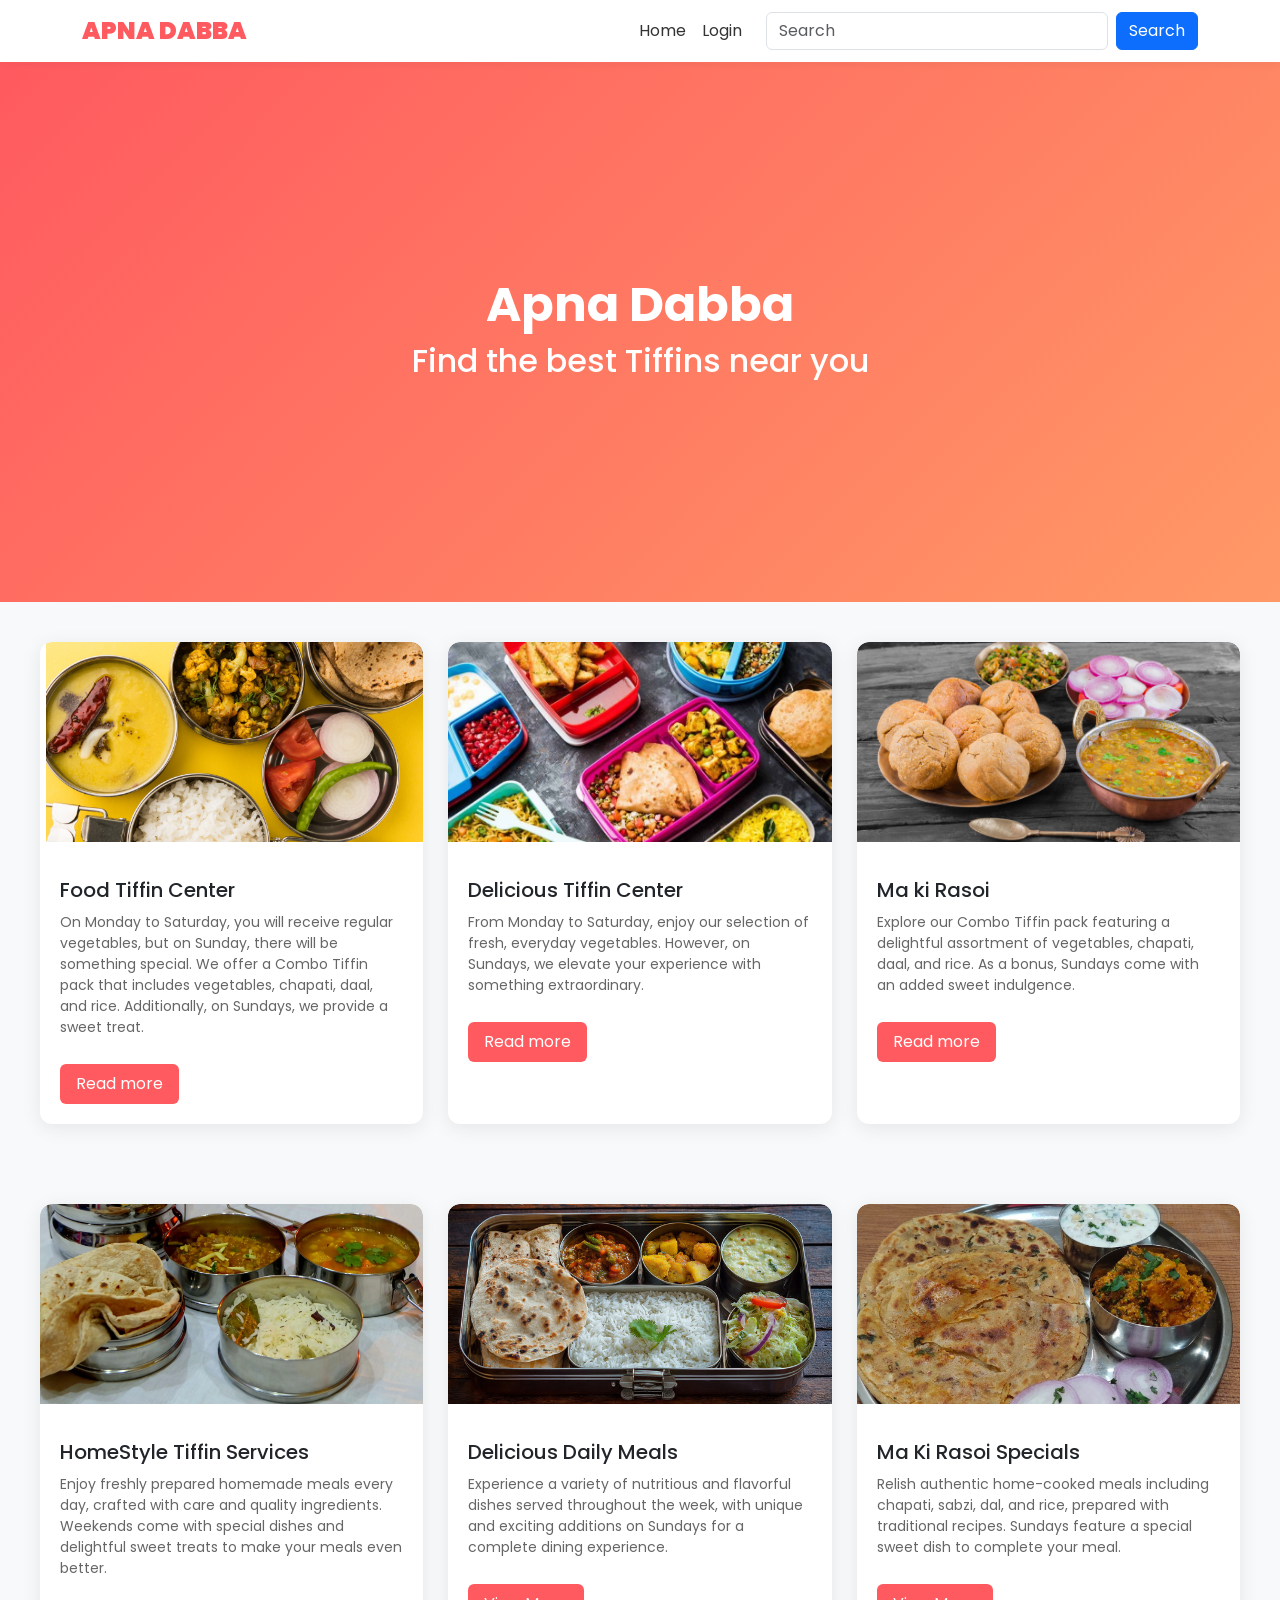
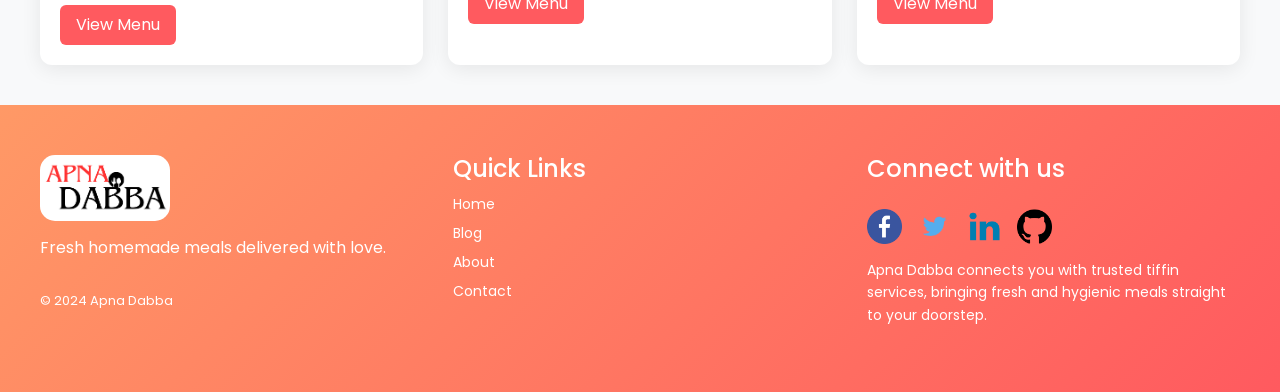
<file: index.html>
<!DOCTYPE html>
<html lang="en">
<head>
  <meta charset="UTF-8">
  <meta name="viewport" content="width=device-width, initial-scale=1.0">

  <!-- Bootstrap 5 -->
  <link href="https://cdn.jsdelivr.net/npm/bootstrap@5.3.0/dist/css/bootstrap.min.css" rel="stylesheet">

  <!-- Font -->
  <link href="https://fonts.googleapis.com/css2?family=Poppins:wght@300;500;700&display=swap" rel="stylesheet">

  <link rel="stylesheet" href="index.css">

  <title>Apna Dabba</title>
</head>

<body>

<!-- NAVBAR -->
<nav class="navbar navbar-expand-lg">
  <div class="container">
    <a class="navbar-brand" href="#">APNA DABBA</a>

    <button class="navbar-toggler" data-bs-toggle="collapse" data-bs-target="#nav">☰</button>

    <div class="collapse navbar-collapse" id="nav">
      <ul class="navbar-nav ms-auto">
        <li class="nav-item"><a class="nav-link active" href="index.html">Home</a></li>
        <li class="nav-item"><a class="nav-link" href="choose.html">Login</a></li>
      </ul>

      <form class="d-flex ms-3">
        <input class="form-control me-2" type="search" placeholder="Search">
        <button class="btn btn-primary">Search</button>
      </form>
    </div>
  </div>
</nav>

<!-- HERO -->
<section id="mainContent">
  <div id="mainHead">
    <h1 class="h1cont">Apna Dabba</h1>
    <h2>Find the best Tiffins near you</h2>
  </div>
</section>

<!-- TIFFIN CENTERS -->
<section class="articles">

  <!-- SAME ARTICLES (UNCHANGED CONTENT) -->
  <!-- Just UI improved -->

  <!-- Copy-paste continues exactly same -->
  
  <article>
    <div class="article-wrapper">
      <figure><img src="centerImg.png"></figure>
      <div class="article-body">
        <h2>Food Tiffin Center</h2>
        <p>On Monday to Saturday, you will receive regular vegetables, but on Sunday, there will be something special. We offer a Combo Tiffin pack that includes vegetables, chapati, daal, and rice. Additionally, on Sundays, we provide a sweet treat.</p>
        <a href="#" class="read-more">Read more</a>
      </div>
    </div>
  </article>

  <article>
    <div class="article-wrapper">
      <figure><img src="dabba4.jpg"></figure>
      <div class="article-body">
        <h2>Delicious Tiffin Center</h2>
        <p>From Monday to Saturday, enjoy our selection of fresh, everyday vegetables. However, on Sundays, we elevate your experience with something extraordinary.</p>
        <a href="#" class="read-more">Read more</a>
      </div>
    </div>
  </article>

  <article>
    <div class="article-wrapper">
      <figure><img src="home-3-tiffin.avif"></figure>
      <div class="article-body">
        <h2>Ma ki Rasoi</h2>
        <p>Explore our Combo Tiffin pack featuring a delightful assortment of vegetables, chapati, daal, and rice. As a bonus, Sundays come with an added sweet indulgence.</p>
        <a href="#" class="read-more">Read more</a>
      </div>
    </div>
  </article>

  <!-- KEEP REST SAME AS YOUR FILE -->

</section>

<!-- TIFFIN CENTERS :: Section-2 -->
<section class="articles">

  <article>
    <div class="article-wrapper">
      <figure><img src="home-4-tiffin.webp"></figure>
      <div class="article-body">
        <h2>HomeStyle Tiffin Services</h2>
        <p>Enjoy freshly prepared homemade meals every day, crafted with care and quality ingredients. Weekends come with special dishes and delightful sweet treats to make your meals even better.</p>
        <a href="#" class="read-more">View Menu</a>
      </div>
    </div>
  </article>

  <article>
    <div class="article-wrapper">
      <figure><img src="home-5-tiffin.jpg"></figure>
      <div class="article-body">
        <h2>Delicious Daily Meals</h2>
        <p>Experience a variety of nutritious and flavorful dishes served throughout the week, with unique and exciting additions on Sundays for a complete dining experience.</p>
        <a href="#" class="read-more">View Menu</a>
      </div>
    </div>
  </article>

  <article>
    <div class="article-wrapper">
      <figure><img src="home-6-tiffin.jpg"></figure>
      <div class="article-body">
        <h2>Ma Ki Rasoi Specials</h2>
        <p>Relish authentic home-cooked meals including chapati, sabzi, dal, and rice, prepared with traditional recipes. Sundays feature a special sweet dish to complete your meal.</p>
        <a href="#" class="read-more">View Menu</a>
      </div>
    </div>
  </article>

</section>

<!-- FOOTER (UNCHANGED CONTENT) -->
<footer class="footer">

  <div class="footer-container">

    <!-- COLUMN 1: Logo + Brand -->
    <div class="footer-col">
      <img src="APNA DABBA logo smal.png" class="footer-logo">

      <p class="footer-tagline">
        Fresh homemade meals delivered with love.
      </p>

      <p class="footer-copy">© 2024 Apna Dabba</p>
    </div>

    <!-- COLUMN 2: Navigation -->
    <div class="footer-col">
      <h4>Quick Links</h4>

      <div class="footer-links">
        <a href="index.html">Home</a>
        <a href="#">Blog</a>
        <a href="#">About</a>
        <a href="#">Contact</a>
      </div>
    </div>

    <!-- COLUMN 3: Social + About -->
    <div class="footer-col">
      <h4>Connect with us</h4>

      <div class="footer-icons">
        <a class="fb"></a>
        <a class="twit"></a>
        <a class="ld"></a>
        <a class="git"></a>
      </div>

      <p class="footer-about">
        Apna Dabba connects you with trusted tiffin services, bringing fresh and hygienic meals straight to your doorstep.
      </p>
    </div>

  </div>

</footer>

<script src="https://cdn.jsdelivr.net/npm/bootstrap@5.3.0/dist/js/bootstrap.bundle.min.js"></script>

</body>
</html>
</file>
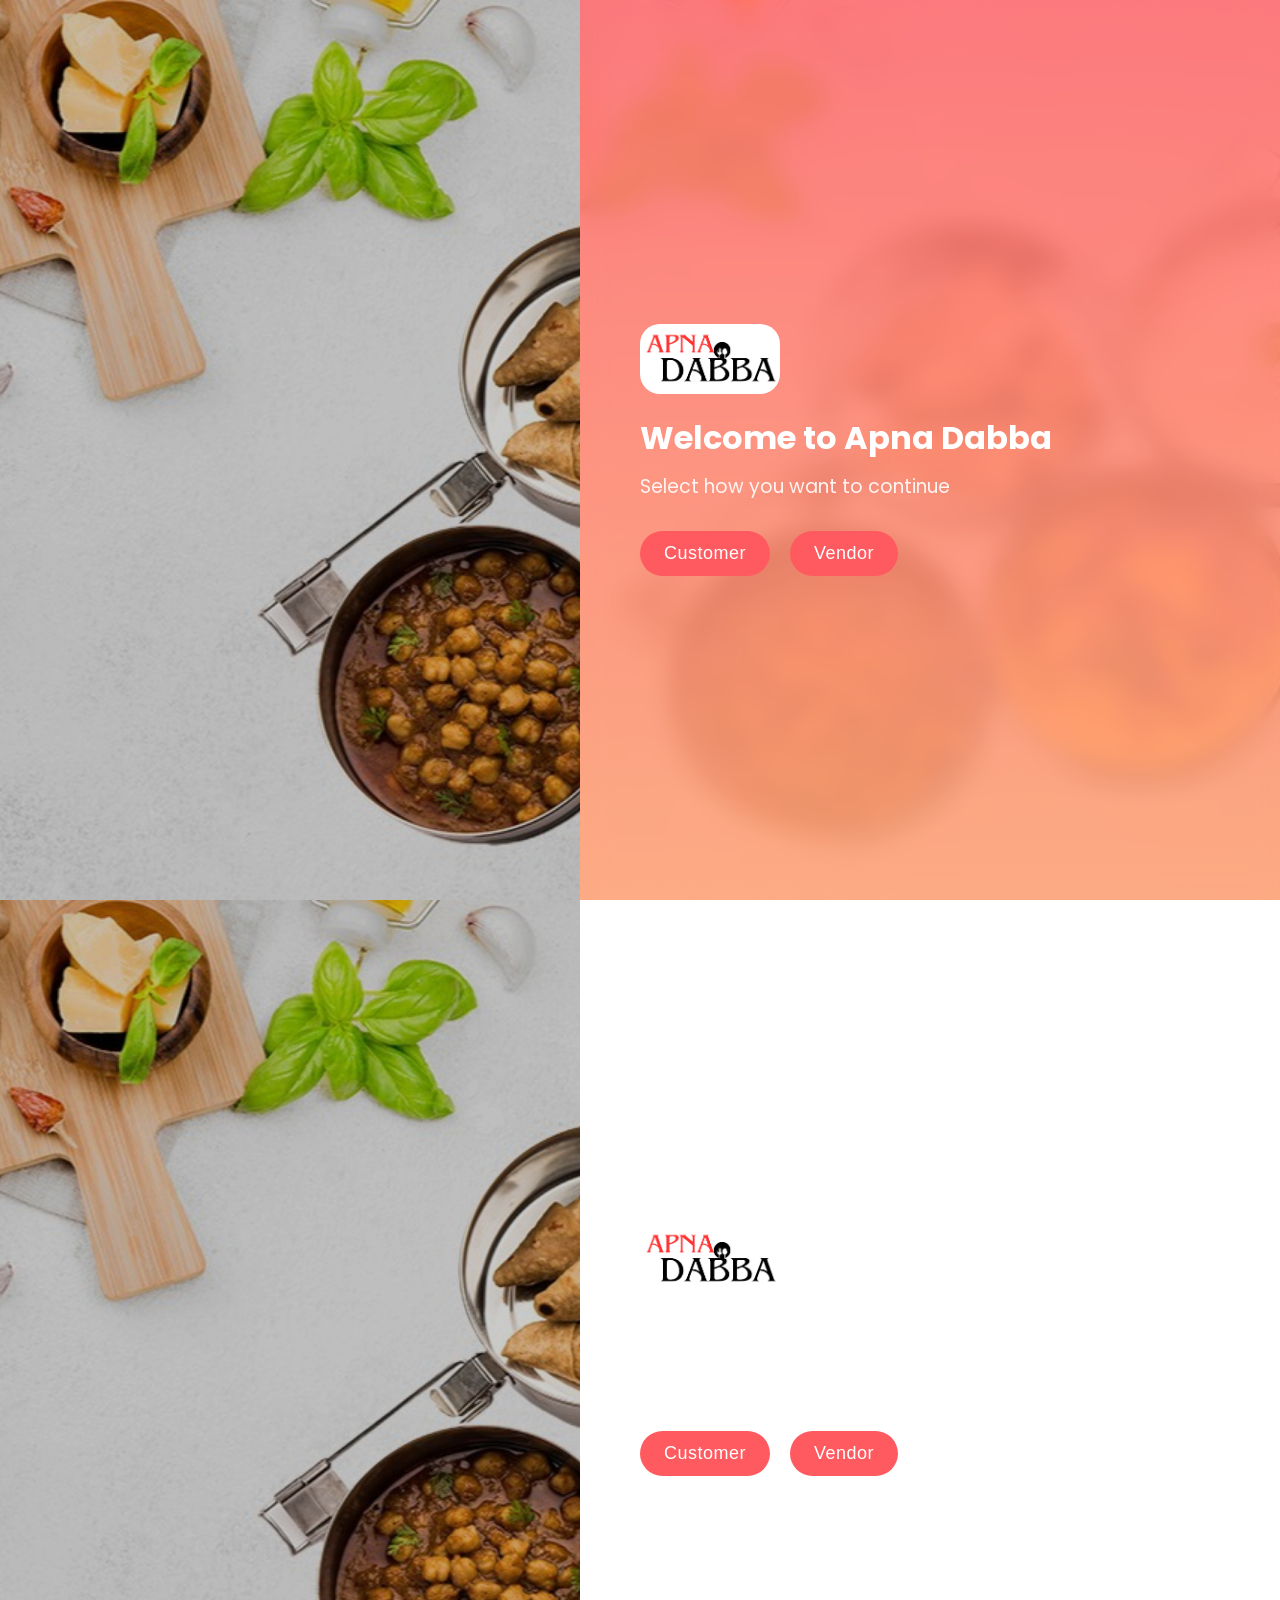
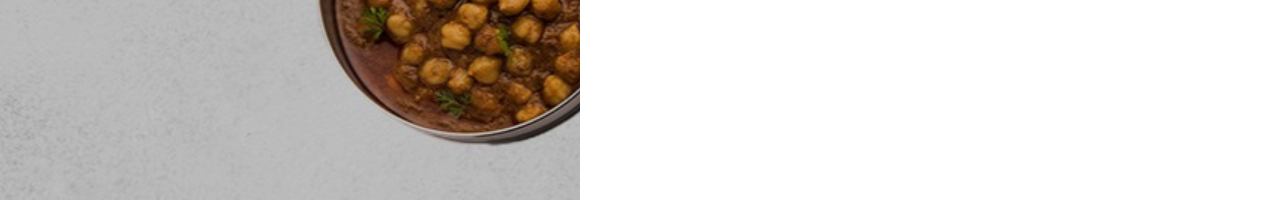
<file: choose.html>
<!DOCTYPE html>
<html lang="en">

<head>
  <meta charset="UTF-8">
  <meta name="viewport" content="width=device-width, initial-scale=1.0">

  <link href="https://fonts.googleapis.com/css2?family=Poppins:wght@300;500;700&display=swap" rel="stylesheet">
  <link rel="stylesheet" href="choose.css">

  <title>Choose Role</title>
</head>

<body>

  <!-- BACKGROUND OVERLAY -->
  <div class="bg-overlay"></div>

  <div class="container">

    <!-- LEFT IMAGE SECTION -->
    <div class="side-image"></div>

    <!-- CARD -->
    <div class="card">

      <img src="APNA DABBA logo smal.png" class="logo">

      <h1>Welcome to Apna Dabba</h1>
      <p>Select how you want to continue</p>

      <div class="button-wrapper">
        <a href="custlogin.html">
          <button class="btn outline">Customer</button>
        </a>

        <a href="venderLogin.html">
          <button class="btn fill">Vendor</button>
        </a>
      </div>

    </div>
  </div>

</body>
</html><!DOCTYPE html>
<html lang="en">

<head>
  <meta charset="UTF-8">
  <meta name="viewport" content="width=device-width, initial-scale=1.0">

  <link href="https://fonts.googleapis.com/css2?family=Poppins:wght@300;500;700&display=swap" rel="stylesheet">
  <link rel="stylesheet" href="choose.css">

  <title>Choose Role</title>
</head>

<body>

  <!-- BACKGROUND OVERLAY -->
  <div class="bg-overlay"></div>

  <div class="container">

    <!-- LEFT IMAGE SECTION -->
    <div class="side-image"></div>

    <!-- CARD -->
    <div class="card">

      <img src="APNA DABBA logo smal.png" class="logo">

      <h1>Welcome to Apna Dabba</h1>
      <p>Select how you want to continue</p>

      <div class="button-wrapper">
        <a href="custlogin.html">
          <button class="btn">Customer</button>
        </a>

        <a href="venderLogin.html">
          <button class="btn">Vendor</button>
        </a>
      </div>

    </div>
  </div>

</body>
</html>
</file>
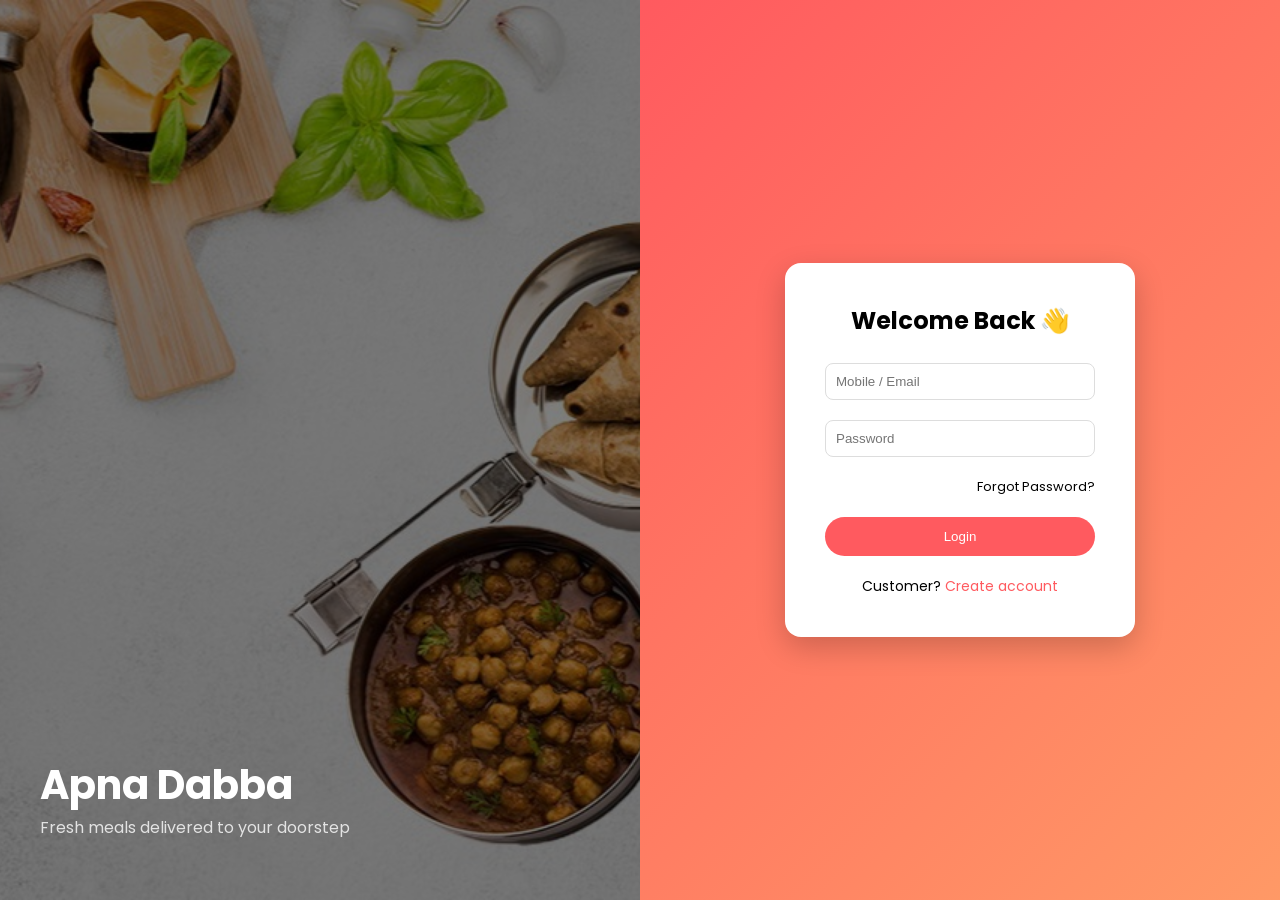
<file: custlogin.html>
<!DOCTYPE html>
<html lang="en">

<head>
  <meta charset="UTF-8">
  <meta name="viewport" content="width=device-width, initial-scale=1.0">

  <link href="https://fonts.googleapis.com/css2?family=Poppins:wght@300;500;600&display=swap" rel="stylesheet">
  <link rel="stylesheet" href="custlogin.css">

  <title>Login</title>

  <script defer>
    console.log("JS Loaded");

    document.addEventListener("DOMContentLoaded", function () {
      document.getElementById("custLoginButton").onclick = function () {
        console.log("Login clicked");

        const username = document.getElementById("username").value;
        const password = document.getElementById("password").value;

        // Simple validation
        if (username === "" || password === "") {
          alert("Please fill in all fields");
          return;
        }

        // Redirect with username
        window.location.href = "custMain.html?username=" + encodeURIComponent(username);
      };
    });
  </script>
</head>

<body>

  <div class="container">

    <!-- LEFT SIDE IMAGE -->
    <div class="image-section">
      <div class="overlay-text">
        <h1>Apna Dabba</h1>
        <p>Fresh meals delivered to your doorstep</p>
      </div>
    </div>

    <!-- RIGHT SIDE FORM -->
    <div class="form-section">

      <div class="card">
        <h2>Welcome Back 👋</h2>

        <input type="text" id="username" placeholder="Mobile / Email">
        <input type="password" id="password" placeholder="Password">

        <div class="forgot">Forgot Password?</div>

        <button id="custLoginButton" class="btn">Login</button>

        <div class="sign-up">
          Customer? <a href="custSignUp.html">Create account</a>
        </div>
      </div>

    </div>

  </div>

</body>

</html>
</file>
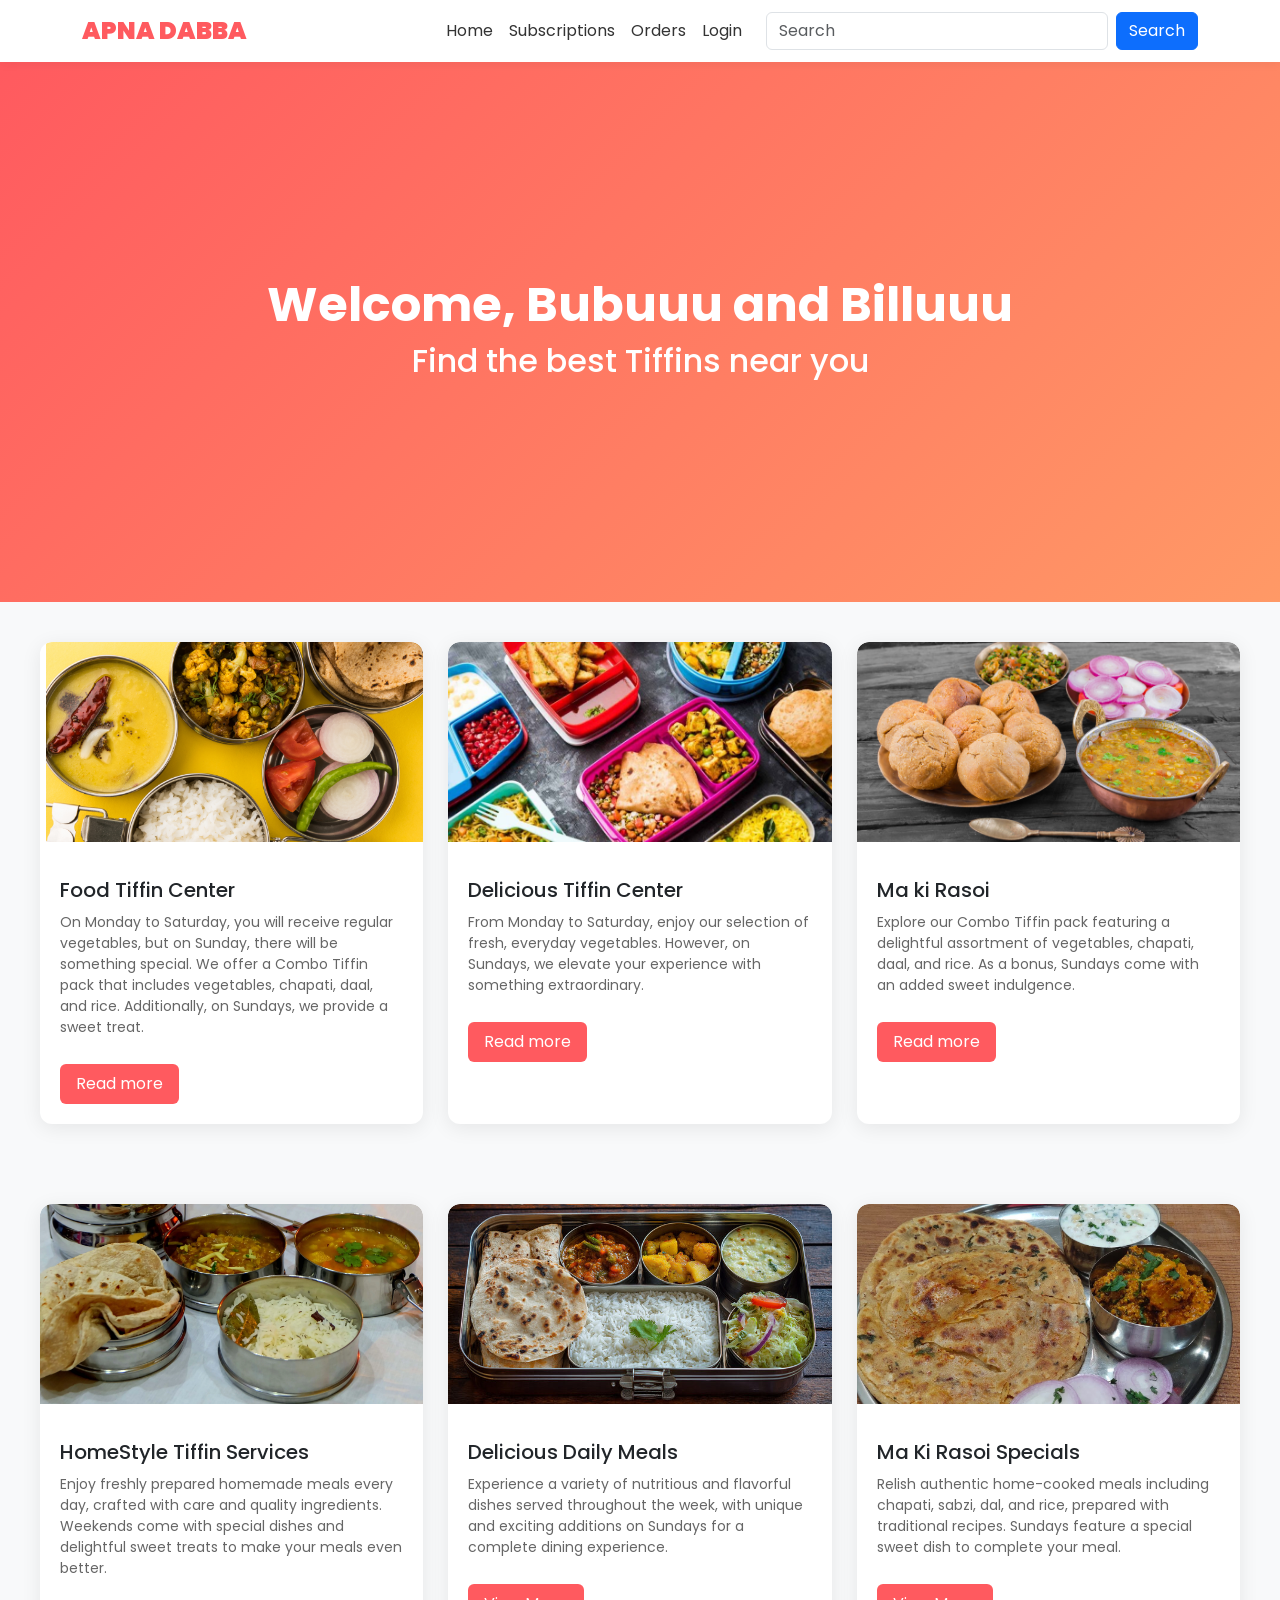
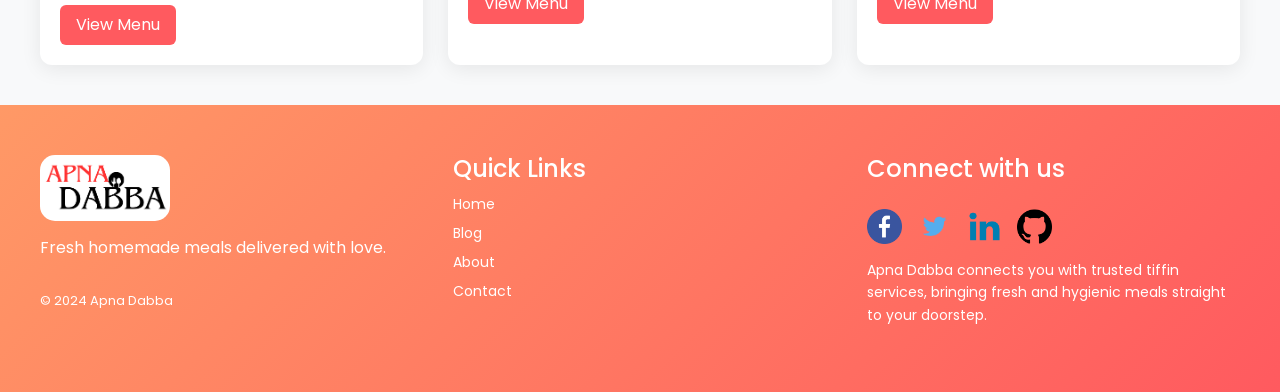
<file: custMain.html>
<!DOCTYPE html>
<html lang="en">
<head>
  <meta charset="UTF-8">
  <meta name="viewport" content="width=device-width, initial-scale=1.0">

  <!-- Bootstrap 5 -->
  <link href="https://cdn.jsdelivr.net/npm/bootstrap@5.3.0/dist/css/bootstrap.min.css" rel="stylesheet">

  <!-- Font -->
  <link href="https://fonts.googleapis.com/css2?family=Poppins:wght@300;500;700&display=swap" rel="stylesheet">

  <link rel="stylesheet" href="index.css">

  <title>Apna Dabba</title>
</head>

<body>

<!-- NAVBAR -->
<nav class="navbar navbar-expand-lg">
  <div class="container">
    <a class="navbar-brand" href="#">APNA DABBA</a>

    <button class="navbar-toggler" data-bs-toggle="collapse" data-bs-target="#nav">☰</button>

    <div class="collapse navbar-collapse" id="nav">
      <ul class="navbar-nav ms-auto">
        <li class="nav-item"><a class="nav-link active" href="index.html">Home</a></li>
        <li class="nav-item"><a class="nav-link active" href="custSubs.html">Subscriptions</a></li>
        <li class="nav-item"><a class="nav-link active" href="custOrder.html">Orders</a></li>
        <li class="nav-item"><a class="nav-link" href="choose.html">Login</a></li>
      </ul>

      <form class="d-flex ms-3">
        <input class="form-control me-2" type="search" placeholder="Search">
        <button class="btn btn-primary">Search</button>
      </form>
    </div>
  </div>
</nav>

<!-- HERO -->
<section id="mainContent">
  <div id="mainHead">
    <h1 class="h1cont" id ="welcomeText">Apna Dabba</h1>
    <h2>Find the best Tiffins near you</h2>
  </div>
</section>

<!-- TIFFIN CENTERS -->
<section class="articles">

  <!-- SAME ARTICLES (UNCHANGED CONTENT) -->
  <!-- Just UI improved -->

  <!-- Copy-paste continues exactly same -->
  
  <article>
    <div class="article-wrapper">
      <figure><img src="centerImg.png"></figure>
      <div class="article-body">
        <h2>Food Tiffin Center</h2>
        <p>On Monday to Saturday, you will receive regular vegetables, but on Sunday, there will be something special. We offer a Combo Tiffin pack that includes vegetables, chapati, daal, and rice. Additionally, on Sundays, we provide a sweet treat.</p>
        <a href="#" class="read-more">Read more</a>
      </div>
    </div>
  </article>

  <article>
    <div class="article-wrapper">
      <figure><img src="dabba4.jpg"></figure>
      <div class="article-body">
        <h2>Delicious Tiffin Center</h2>
        <p>From Monday to Saturday, enjoy our selection of fresh, everyday vegetables. However, on Sundays, we elevate your experience with something extraordinary.</p>
        <a href="#" class="read-more">Read more</a>
      </div>
    </div>
  </article>

  <article>
    <div class="article-wrapper">
      <figure><img src="home-3-tiffin.avif"></figure>
      <div class="article-body">
        <h2>Ma ki Rasoi</h2>
        <p>Explore our Combo Tiffin pack featuring a delightful assortment of vegetables, chapati, daal, and rice. As a bonus, Sundays come with an added sweet indulgence.</p>
        <a href="#" class="read-more">Read more</a>
      </div>
    </div>
  </article>

  <!-- KEEP REST SAME AS YOUR FILE -->

</section>

<!-- TIFFIN CENTERS :: Section-2 -->
<section class="articles">

  <article>
    <div class="article-wrapper">
      <figure><img src="home-4-tiffin.webp"></figure>
      <div class="article-body">
        <h2>HomeStyle Tiffin Services</h2>
        <p>Enjoy freshly prepared homemade meals every day, crafted with care and quality ingredients. Weekends come with special dishes and delightful sweet treats to make your meals even better.</p>
        <a href="#" class="read-more">View Menu</a>
      </div>
    </div>
  </article>

  <article>
    <div class="article-wrapper">
      <figure><img src="home-5-tiffin.jpg"></figure>
      <div class="article-body">
        <h2>Delicious Daily Meals</h2>
        <p>Experience a variety of nutritious and flavorful dishes served throughout the week, with unique and exciting additions on Sundays for a complete dining experience.</p>
        <a href="#" class="read-more">View Menu</a>
      </div>
    </div>
  </article>

  <article>
    <div class="article-wrapper">
      <figure><img src="home-6-tiffin.jpg"></figure>
      <div class="article-body">
        <h2>Ma Ki Rasoi Specials</h2>
        <p>Relish authentic home-cooked meals including chapati, sabzi, dal, and rice, prepared with traditional recipes. Sundays feature a special sweet dish to complete your meal.</p>
        <a href="#" class="read-more">View Menu</a>
      </div>
    </div>
  </article>

</section>

<!-- FOOTER (UNCHANGED CONTENT) -->
<footer class="footer">

  <div class="footer-container">

    <!-- COLUMN 1: Logo + Brand -->
    <div class="footer-col">
      <img src="APNA DABBA logo smal.png" class="footer-logo">

      <p class="footer-tagline">
        Fresh homemade meals delivered with love.
      </p>

      <p class="footer-copy">© 2024 Apna Dabba</p>
    </div>

    <!-- COLUMN 2: Navigation -->
    <div class="footer-col">
      <h4>Quick Links</h4>

      <div class="footer-links">
        <a href="index.html">Home</a>
        <a href="#">Blog</a>
        <a href="#">About</a>
        <a href="#">Contact</a>
      </div>
    </div>

    <!-- COLUMN 3: Social + About -->
    <div class="footer-col">
      <h4>Connect with us</h4>

      <div class="footer-icons">
        <a class="fb"></a>
        <a class="twit"></a>
        <a class="ld"></a>
        <a class="git"></a>
      </div>

      <p class="footer-about">
        Apna Dabba connects you with trusted tiffin services, bringing fresh and hygienic meals straight to your doorstep.
      </p>
    </div>

  </div>

</footer>

<script> 
  const params = new URLSearchParams(window.location.search); 
  const username = params.get("username"); 
  if(username){
document.getElementById("welcomeText").innerText = "Welcome, " + username;
  }
  else{
    document.getElementById("welcomeText").innerText = "Welcome, Bubuuu and Billuuu " ;
  }
  
</script>

<script src="https://cdn.jsdelivr.net/npm/bootstrap@5.3.0/dist/js/bootstrap.bundle.min.js"></script>

</body>
</html>
</file>
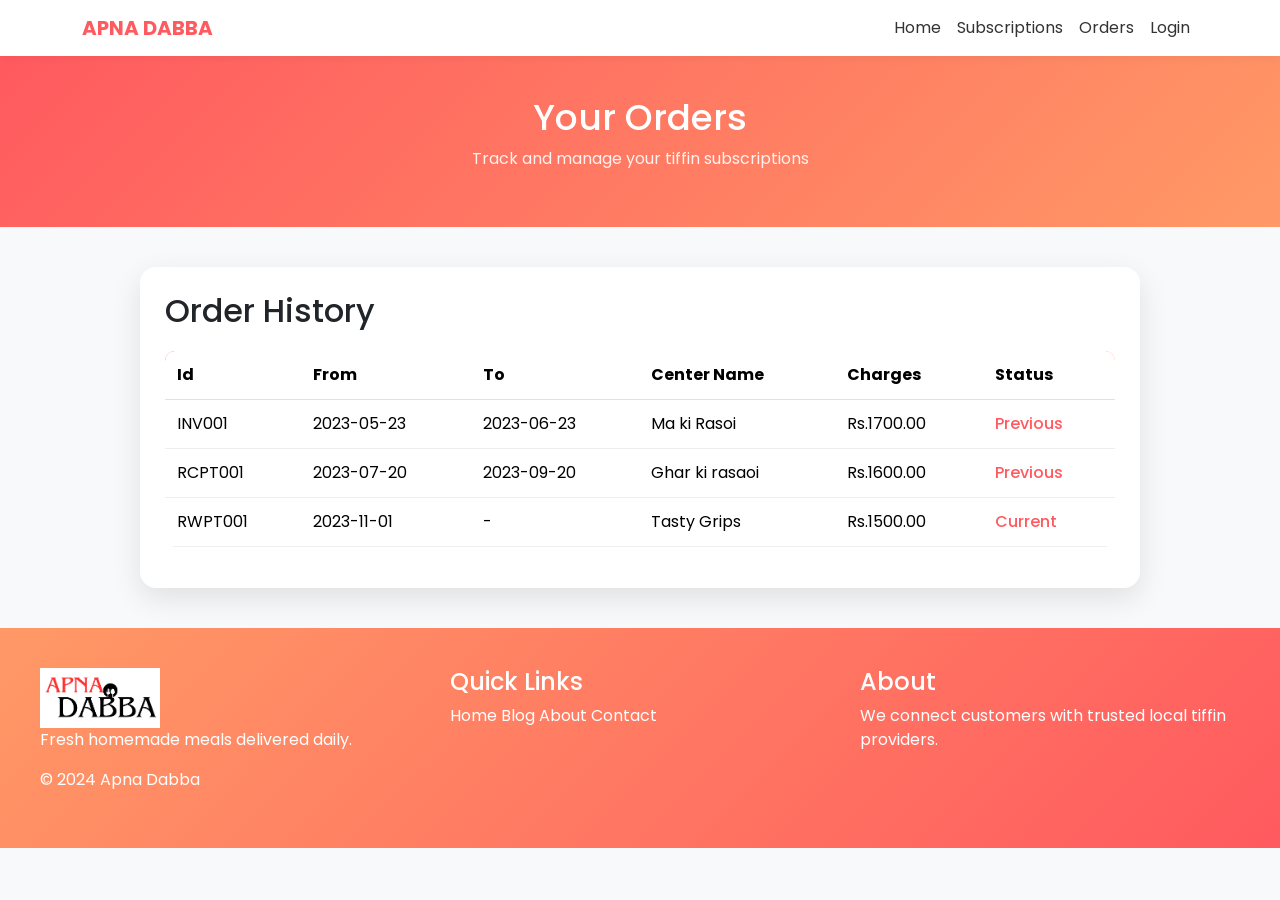
<file: custOrder.html>
<!DOCTYPE html>
<html lang="en">

<head>
  <meta charset="UTF-8">
  <meta name="viewport" content="width=device-width, initial-scale=1.0">

  <title>Orders - Apna Dabba</title>

  <!-- Bootstrap -->
  <link href="https://cdn.jsdelivr.net/npm/bootstrap@5.3.0/dist/css/bootstrap.min.css" rel="stylesheet">

  <!-- Font -->
  <link href="https://fonts.googleapis.com/css2?family=Poppins:wght@300;500;600&display=swap" rel="stylesheet">

  <link rel="stylesheet" href="custOrder.css">
</head>

<body>

<!-- NAVBAR -->
<nav class="navbar navbar-expand-lg">
  <div class="container">
    <a class="navbar-brand">APNA DABBA</a>

    <button class="navbar-toggler" data-bs-toggle="collapse" data-bs-target="#nav">☰</button>

    <div class="collapse navbar-collapse" id="nav">
      <ul class="navbar-nav ms-auto">
        <li class="nav-item"><a class="nav-link" href="custMain.html">Home</a></li>
        <li class="nav-item"><a class="nav-link" href="custSubs.html">Subscriptions</a></li>
        <li class="nav-item"><a class="nav-link active" href="#">Orders</a></li>
        <li class="nav-item"><a class="nav-link" href="choose.html">Login</a></li>
      </ul>
    </div>
  </div>
</nav>

<!-- HERO HEADER -->
<section class="orders-hero">
  <h1>Your Orders</h1>
  <p>Track and manage your tiffin subscriptions</p>
</section>

<!-- ORDERS -->
<section class="orders-section">

  <div class="orders-card">

    <div class="orders-header">
      <h2>Order History</h2>
    </div>

    <div class="table-responsive">
      <table id="tbOrderHistory" class="table modern-table">
        <thead>
          <tr>
            <th>Id</th>
            <th>From</th>
            <th>To</th>
            <th>Center Name</th>
            <th>Charges</th>
            <th>Status</th>
          </tr>
        </thead>

        <tbody>
          <!-- Your JS data will load here -->
        </tbody>

      </table>
    </div>

  </div>

</section>

<!-- FOOTER -->
<footer class="footer">

  <div class="footer-container">

    <div>
      <img src="APNA DABBA logo smal.png" class="footer-logo">
      <p>Fresh homemade meals delivered daily.</p>
      <p>© 2024 Apna Dabba</p>
    </div>

  <div class="footer-col">
      <h4>Quick Links</h4>
      <a href="index.html">Home</a>
      <a href="#">Blog</a>
      <a href="#">About</a>
      <a href="#">Contact</a>
    </div>

    <div>
      <h4>About</h4>
      <p>We connect customers with trusted local tiffin providers.</p>
    </div>

  </div>

</footer>
<script src="custOrder.js"></script>
<script src="https://cdn.jsdelivr.net/npm/bootstrap@5.3.0/dist/js/bootstrap.bundle.min.js"></script>

</body>
</html>
</file>
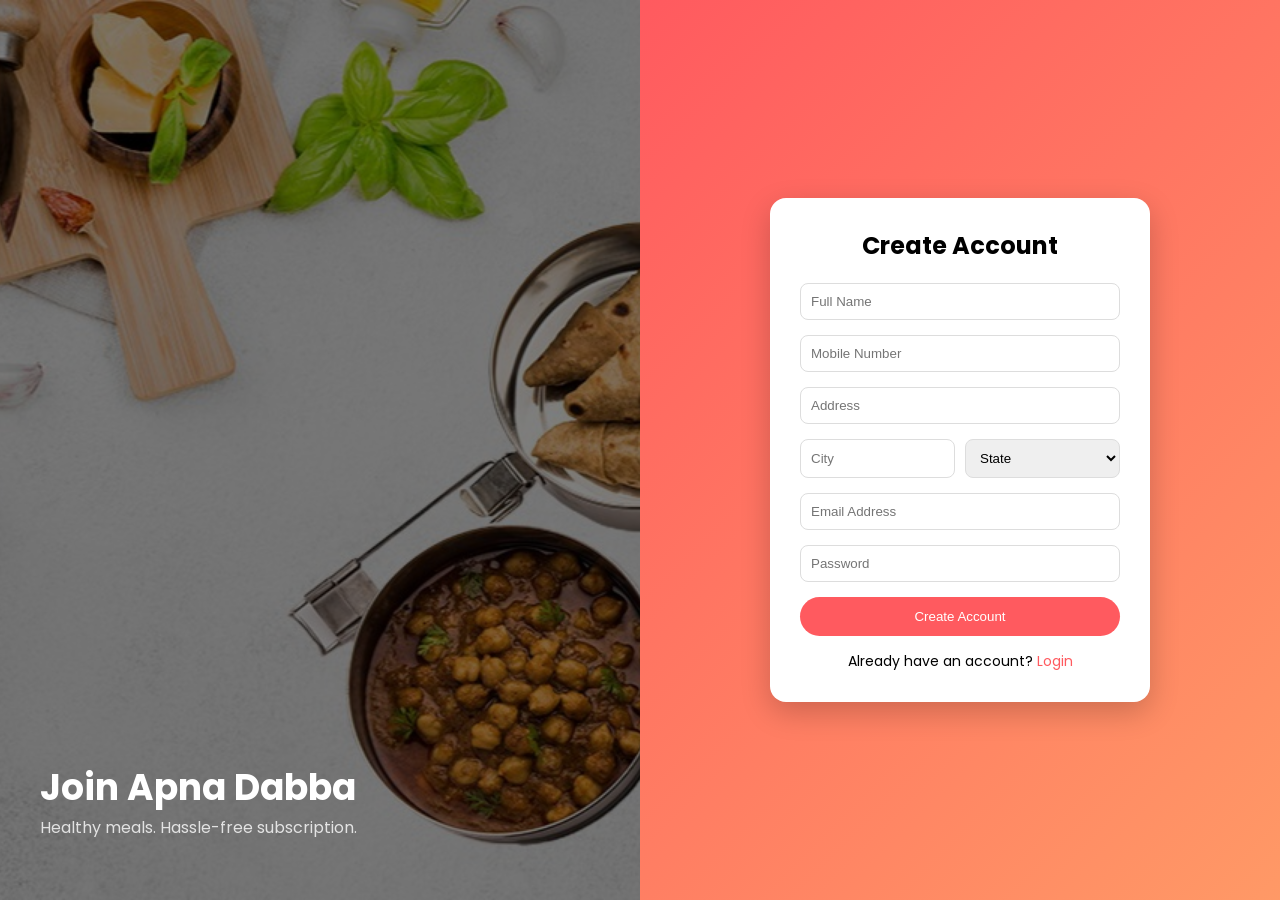
<file: custSignUp.html>
<!DOCTYPE html>
<html lang="en">

<head>
  <meta charset="UTF-8">
  <meta name="viewport" content="width=device-width, initial-scale=1.0">

  <title>Sign Up - Apna Dabba</title>

  <link href="https://fonts.googleapis.com/css2?family=Poppins:wght@300;500;600&display=swap" rel="stylesheet">
  <link rel="stylesheet" href="custSignUp.css">
</head>

<body>

<div class="container">

  <!-- LEFT IMAGE -->
  <div class="image-section">
    <div class="overlay-text">
      <h1>Join Apna Dabba</h1>
      <p>Healthy meals. Hassle-free subscription.</p>
    </div>
  </div>

  <!-- RIGHT FORM -->
  <div class="form-section">

    <form class="card">

      <h2>Create Account</h2>

      <input type="text" placeholder="Full Name">
      <input type="number" placeholder="Mobile Number">
      <input type="text" placeholder="Address">

      <div class="row">
        <input type="text" placeholder="City">
        <select>
          <option>State</option>
          <option>Maharashtra</option>
          <option>Karnataka</option>
          <option>Gujarat</option>
        </select>
      </div>

      <input type="email" placeholder="Email Address">
      <input type="password" placeholder="Password">

      <button class="btn">Create Account</button>

      <p class="login-link">
        Already have an account? 
        <a href="custlogin.html">Login</a>
      </p>

    </form>

  </div>

</div>

</body>
</html>
</file>
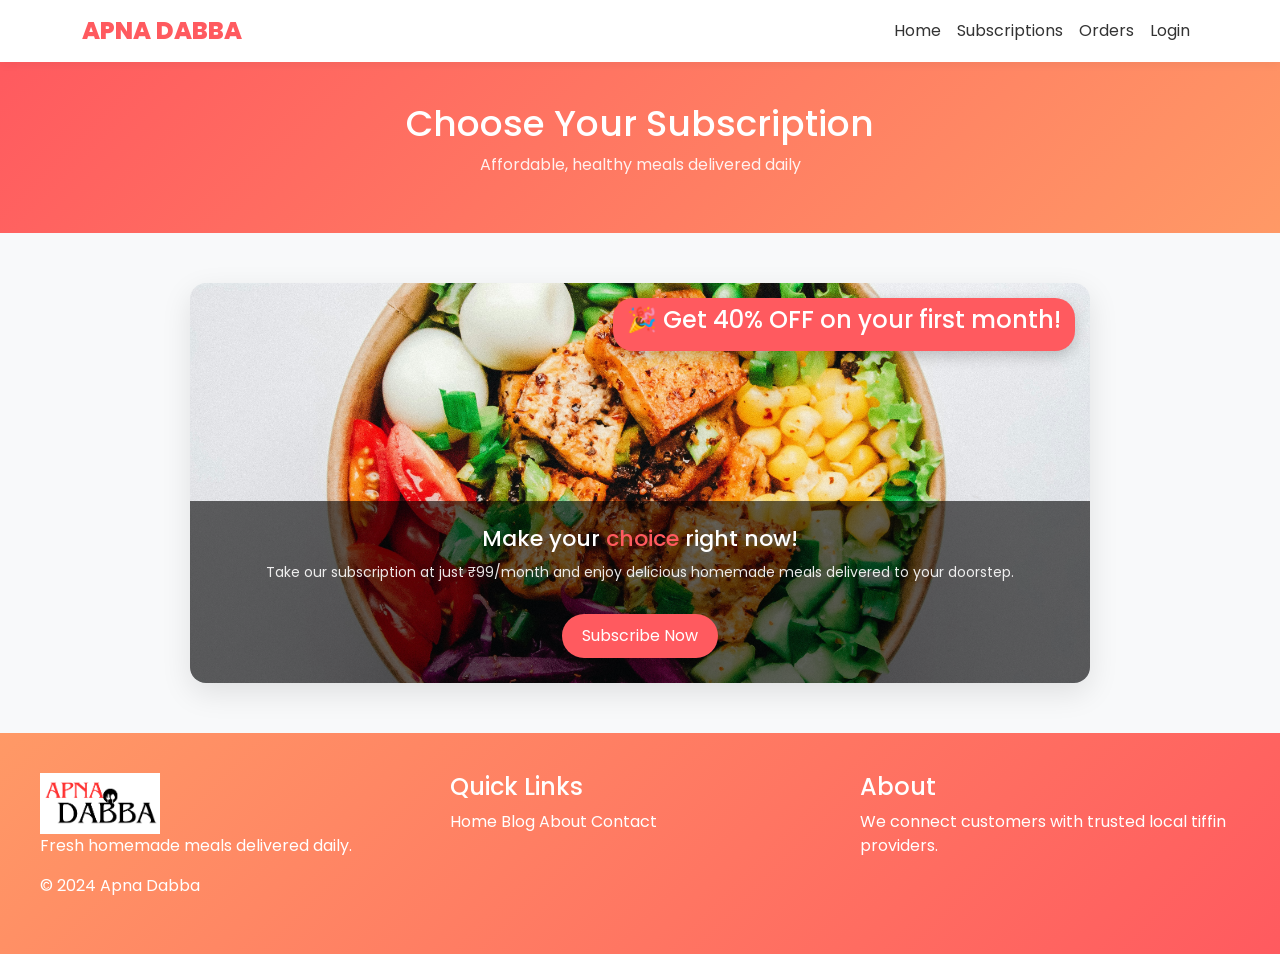
<file: custSubs.html>
<!DOCTYPE html>
<html lang="en">

<head>
  <meta charset="UTF-8">
  <meta name="viewport" content="width=device-width, initial-scale=1.0">

  <title>Subscriptions - Apna Dabba</title>

  <!-- Bootstrap 5 -->
  <link href="https://cdn.jsdelivr.net/npm/bootstrap@5.3.0/dist/css/bootstrap.min.css" rel="stylesheet">

  <!-- Font -->
  <link href="https://fonts.googleapis.com/css2?family=Poppins:wght@300;500;600&display=swap" rel="stylesheet">

  <link rel="stylesheet" href="custSubs.css">
</head>

<body>

<!-- NAVBAR -->
<nav class="navbar navbar-expand-lg">
  <div class="container">
    <a class="navbar-brand">APNA DABBA</a>

    <button class="navbar-toggler" data-bs-toggle="collapse" data-bs-target="#nav">☰</button>

    <div class="collapse navbar-collapse" id="nav">
      <ul class="navbar-nav ms-auto">
        <li class="nav-item"><a class="nav-link" href="custMain.html">Home</a></li>
        <li class="nav-item"><a class="nav-link active" href="#">Subscriptions</a></li>
        <li class="nav-item"><a class="nav-link" href="custOrder.html">Orders</a></li>
        <li class="nav-item"><a class="nav-link" href="choose.html">Login</a></li>
      </ul>
    </div>
  </div>
</nav>

<!-- HERO -->
<section class="subs-hero">
  <h1>Choose Your Subscription</h1>
  <p>Affordable, healthy meals delivered daily</p>
</section>

<!-- CARD -->
<section class="subs-section">

  <div class="card-hover">

    <img src="bgforSubs.jpg" alt="">

    <div class="card-hover__content">
      <h3 class="card-hover__title">
        Make your <span>choice</span> right now!
      </h3>

      <p class="card-hover__text">
        Take our subscription at just ₹99/month and enjoy delicious homemade meals delivered to your doorstep.
      </p>

      <a href="#" class="btn">Subscribe Now</a>
    </div>

    <div class="card-hover__extra">
      <h4>🎉 Get <span>40%</span> OFF on your first month!</h4>
    </div>

  </div>

</section>

<!-- FOOTER -->

<!-- FOOTER -->
<footer class="footer">

  <div class="footer-container">

    <div>
      <img src="APNA DABBA logo smal.png" class="footer-logo">
      <p>Fresh homemade meals delivered daily.</p>
      <p>© 2024 Apna Dabba</p>
    </div>

  <div class="footer-col">
      <h4>Quick Links</h4>
      <a href="index.html">Home</a>
      <a href="#">Blog</a>
      <a href="#">About</a>
      <a href="#">Contact</a>
    </div>

    <div>
      <h4>About</h4>
      <p>We connect customers with trusted local tiffin providers.</p>
    </div>

  </div>

</footer>
<script src="https://cdn.jsdelivr.net/npm/bootstrap@5.3.0/dist/js/bootstrap.bundle.min.js"></script>

</body>
</html>
</file>
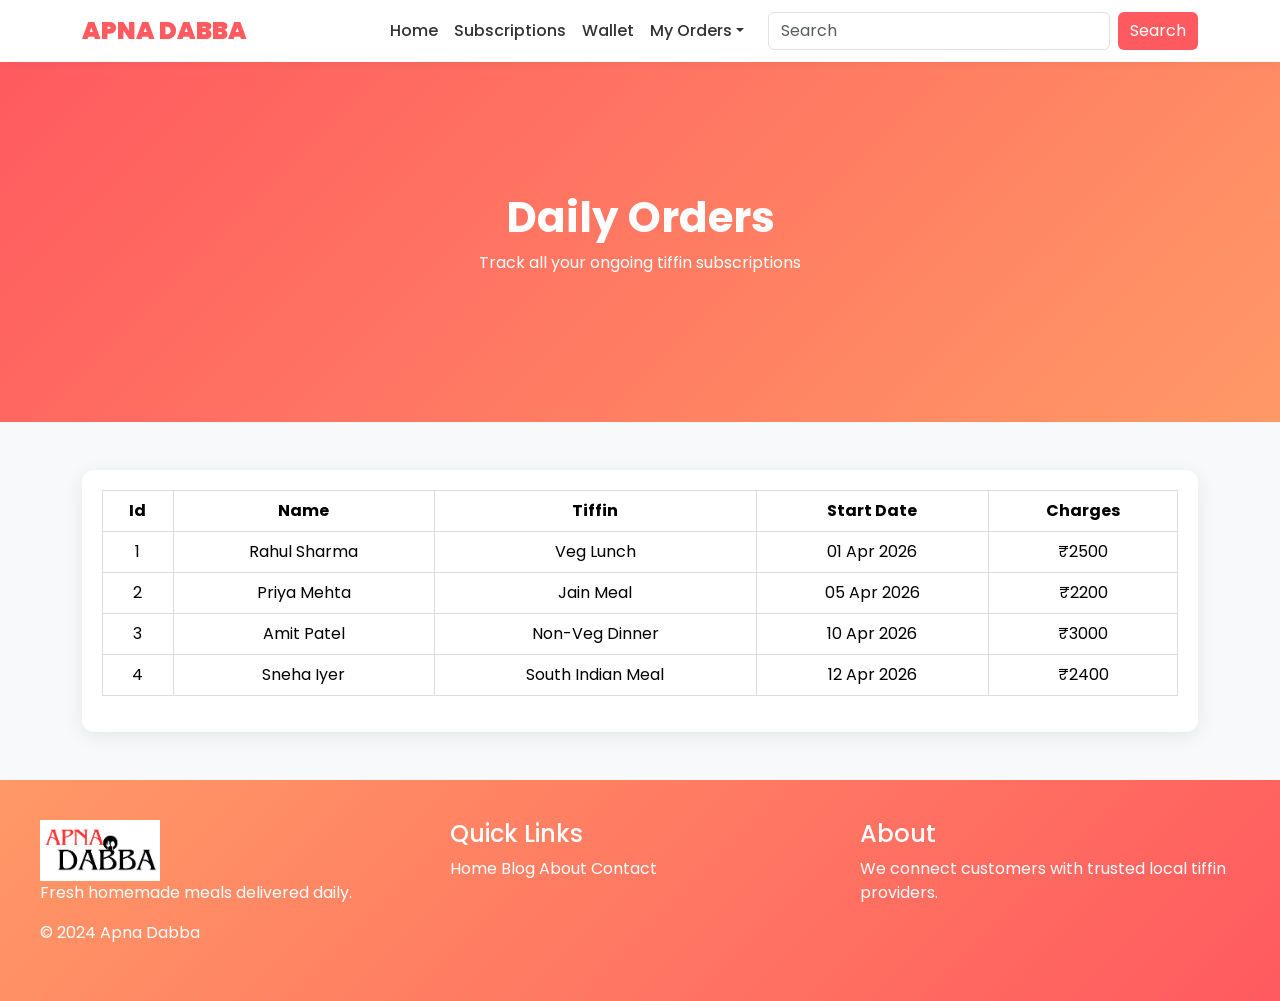
<file: vendDailyOrd.html>
<!DOCTYPE html>
<html lang="en">

<head>
  <meta charset="UTF-8">
  <meta name="viewport" content="width=device-width, initial-scale=1.0">

  <title>Daily Orders</title>

  <!-- Bootstrap 5 -->
  <link href="https://cdn.jsdelivr.net/npm/bootstrap@5.3.0/dist/css/bootstrap.min.css" rel="stylesheet">

  <!-- Font -->
  <link href="https://fonts.googleapis.com/css2?family=Poppins:wght@300;500;700&display=swap" rel="stylesheet">

  <link rel="stylesheet" href="vendDailyOrd.css">
</head>

<body>

<!-- NAVBAR -->
<nav class="navbar navbar-expand-lg">
  <div class="container">

    <a class="navbar-brand" href="#">APNA DABBA</a>

    <button class="navbar-toggler" data-bs-toggle="collapse" data-bs-target="#nav">
      ☰
    </button>

    <div class="collapse navbar-collapse" id="nav">

      <ul class="navbar-nav ms-auto">
        <li class="nav-item"><a class="nav-link" href="vendMain.html">Home</a></li>
        <li class="nav-item"><a class="nav-link" href="vendSubs.html">Subscriptions</a></li>
        <li class="nav-item"><a class="nav-link" href="vendWallet.html">Wallet</a></li>

        <li class="nav-item dropdown">
          <a class="nav-link dropdown-toggle active" data-bs-toggle="dropdown">My Orders</a>
          <ul class="dropdown-menu">
            <li><a class="dropdown-item" href="vendTodaysOrd.html">Today's Order</a></li>
            <li><a class="dropdown-item" href="vendDailyOrd.html">Daily Tiffin</a></li>
          </ul>
        </li>
      </ul>

      <form class="d-flex ms-3">
        <input class="form-control me-2" type="search" placeholder="Search">
        <button class="btn btn-primary">Search</button>
      </form>

    </div>
  </div>
</nav>


<!-- HERO -->
<section id="mainContent">
  <div id="mainHead">
    <h1 class="h1cont">Daily Orders</h1>
    <p>Track all your ongoing tiffin subscriptions</p>
  </div>
</section>


<!-- TABLE -->
<div class="container my-5">

  <div class="table-card">
    <table class="table align-middle">
      <thead>
        <tr>
          <th>Id</th>
          <th>Name</th>
          <th>Tiffin</th>
          <th>Start Date</th>
          <th>Charges</th>
        </tr>
      </thead>

      <tbody id="orderTable"></tbody>

    </table>
  </div>

</div>


<!-- FOOTER -->
<footer class="footer">

  <div class="footer-container">

    <div>
      <img src="APNA DABBA logo smal.png" class="footer-logo">
      <p>Fresh homemade meals delivered daily.</p>
      <p>© 2024 Apna Dabba</p>
    </div>

  <div class="footer-col">
      <h4>Quick Links</h4>
      <a href="index.html">Home</a>
      <a href="#">Blog</a>
      <a href="#">About</a>
      <a href="#">Contact</a>
    </div>

    <div>
      <h4>About</h4>
      <p>We connect customers with trusted local tiffin providers.</p>
    </div>

  </div>

</footer>

<script src="vendDailyOrd.js"></script>
<script src="https://cdn.jsdelivr.net/npm/bootstrap@5.3.0/dist/js/bootstrap.bundle.min.js"></script>

</body>
</html>
</file>
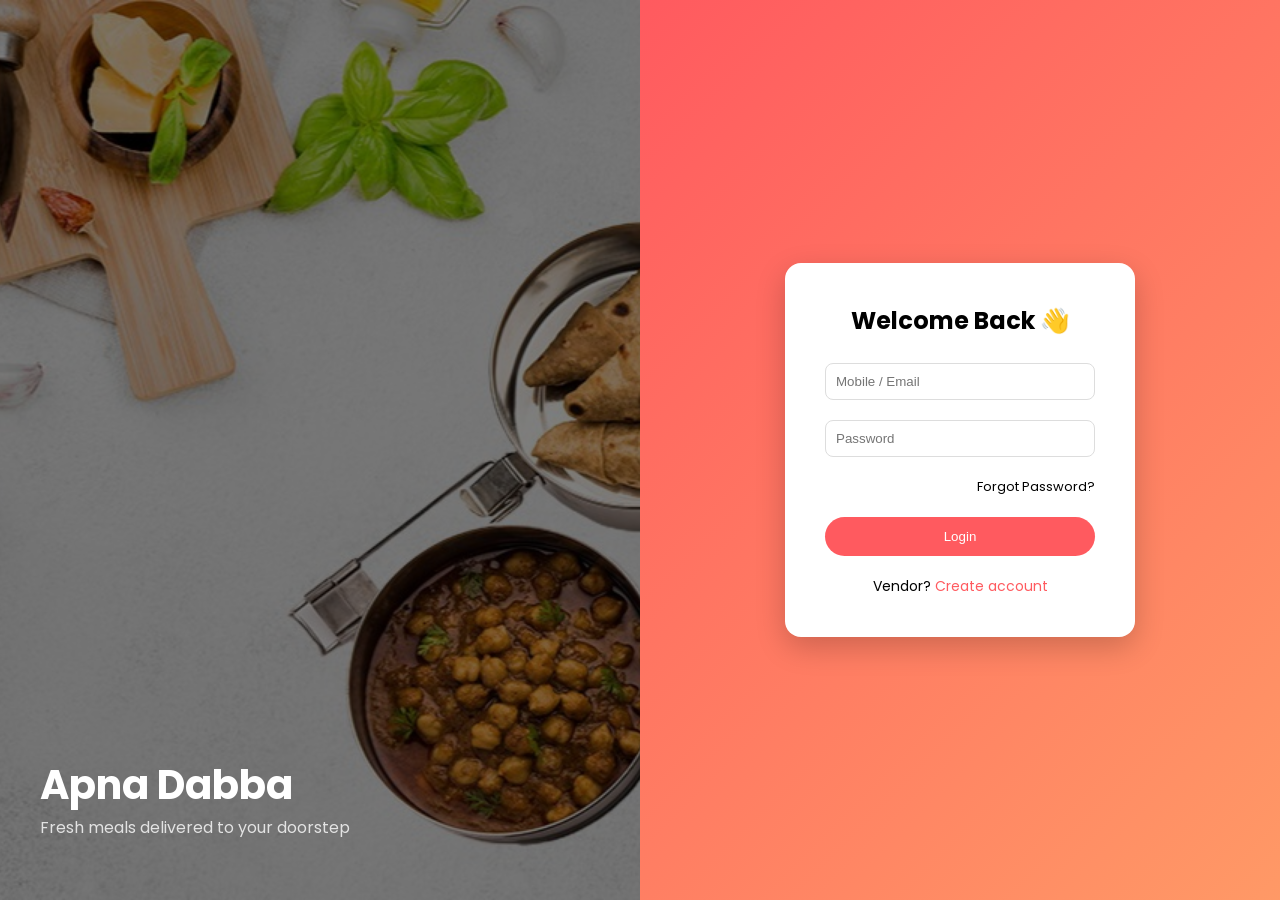
<file: venderLogin.html>
<!DOCTYPE html>
<html lang="en">

<head>
  <meta charset="UTF-8">
  <meta name="viewport" content="width=device-width, initial-scale=1.0">

  <link href="https://fonts.googleapis.com/css2?family=Poppins:wght@300;500;600&display=swap" rel="stylesheet">
  <link rel="stylesheet" href="custlogin.css">

  <title>Login</title>
</head>

<body>

  <div class="container">

    <!-- LEFT SIDE IMAGE -->
    <div class="image-section">
      <div class="overlay-text">
        <h1>Apna Dabba</h1>
        <p>Fresh meals delivered to your doorstep</p>
      </div>
    </div>

    <!-- RIGHT SIDE FORM -->
    <div class="form-section">

      <div class="card">
        <h2>Welcome Back 👋</h2>

        <input type="text" placeholder="Mobile / Email">
        <input type="password" placeholder="Password">

        <div class="forgot">Forgot Password?</div>

        <a href="vendMain.html">
          <button class="btn">Login</button>
        </a>

        <div class="sign-up">
          Vendor? <a href="vendSignUp.html">Create account</a>
        </div>
      </div>

    </div>

  </div>

</body>
</html>
</file>
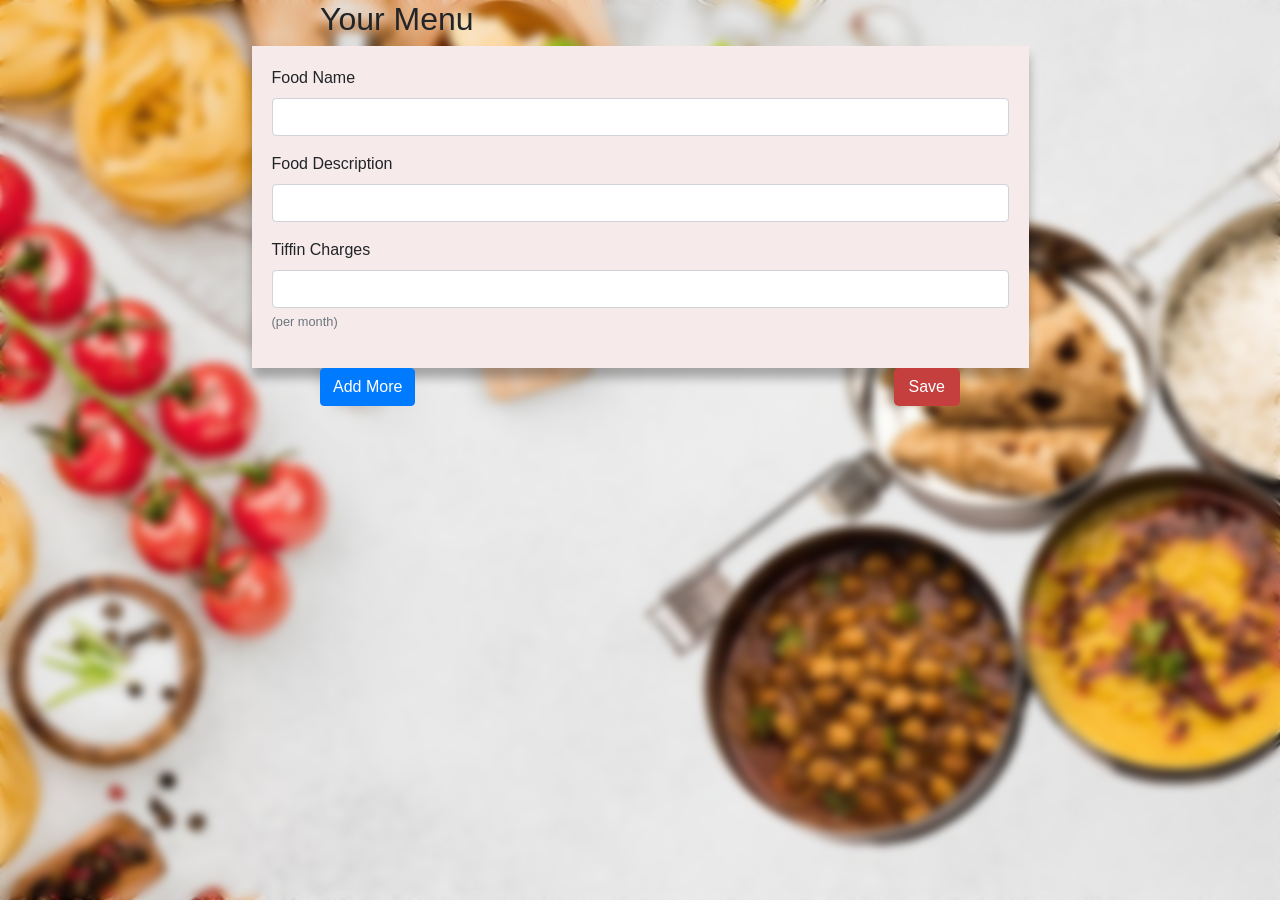
<file: venderMenu.html>
<!DOCTYPE html>
<html>

<head>
  <meta charset="utf-8">
  <meta name="viewport" content="width=device-width">
  <title>replit</title>
  <link href="venderMenu.css" rel="stylesheet" type="text/css" />
  <link rel="stylesheet" href="https://cdn.jsdelivr.net/npm/bootstrap@4.6.2/dist/css/bootstrap.min.css"
    integrity="sha384-xOolHFLEh07PJGoPkLv1IbcEPTNtaed2xpHsD9ESMhqIYd0nLMwNLD69Npy4HI+N" crossorigin="anonymous">
</head>

<body>
  <div id="outerBox">
    <div id="menuHead">
      <h2>Your Menu</h2>
    </div>
    <div class="container" id="mainContainer">
      <form>
        <div class="form-group">
          <label for="exampleInputEmail1">Food Name</label>
          <input type="text" class="form-control" aria-describedby="emailHelp">
        </div>
        <div class="form-group">
          <label for="exampleInputEmail1">Food Description</label>
          <input type="text" class="form-control" aria-describedby="emailHelp">
        </div>
        <div class="form-group"> 
          <label for="exampleInputEmail1">Tiffin Charges</label>
          <input type="number" class="form-control" aria-describedby="emailHelp"> 
          <small id="emailHelp" class="form-text text-muted">(per month)</small>
        </div>
      </form>
    </div>
  </div>
  
  <!-- <div id="btnContainer" align="right"> -->
  
  <button type="button" id="addMoreButton" class="btn btn-primary" style="float: left;">Add More</button>

  <button type="submit" id="btnRed" class="btn btn-primary" onclick="window.location.href = 'vendMain.html';"
    style="float: right;">Save</button>
  
  <!-- </div> -->

  
  <script src="venderMenu.js"></script>
</body>
</html>
</file>
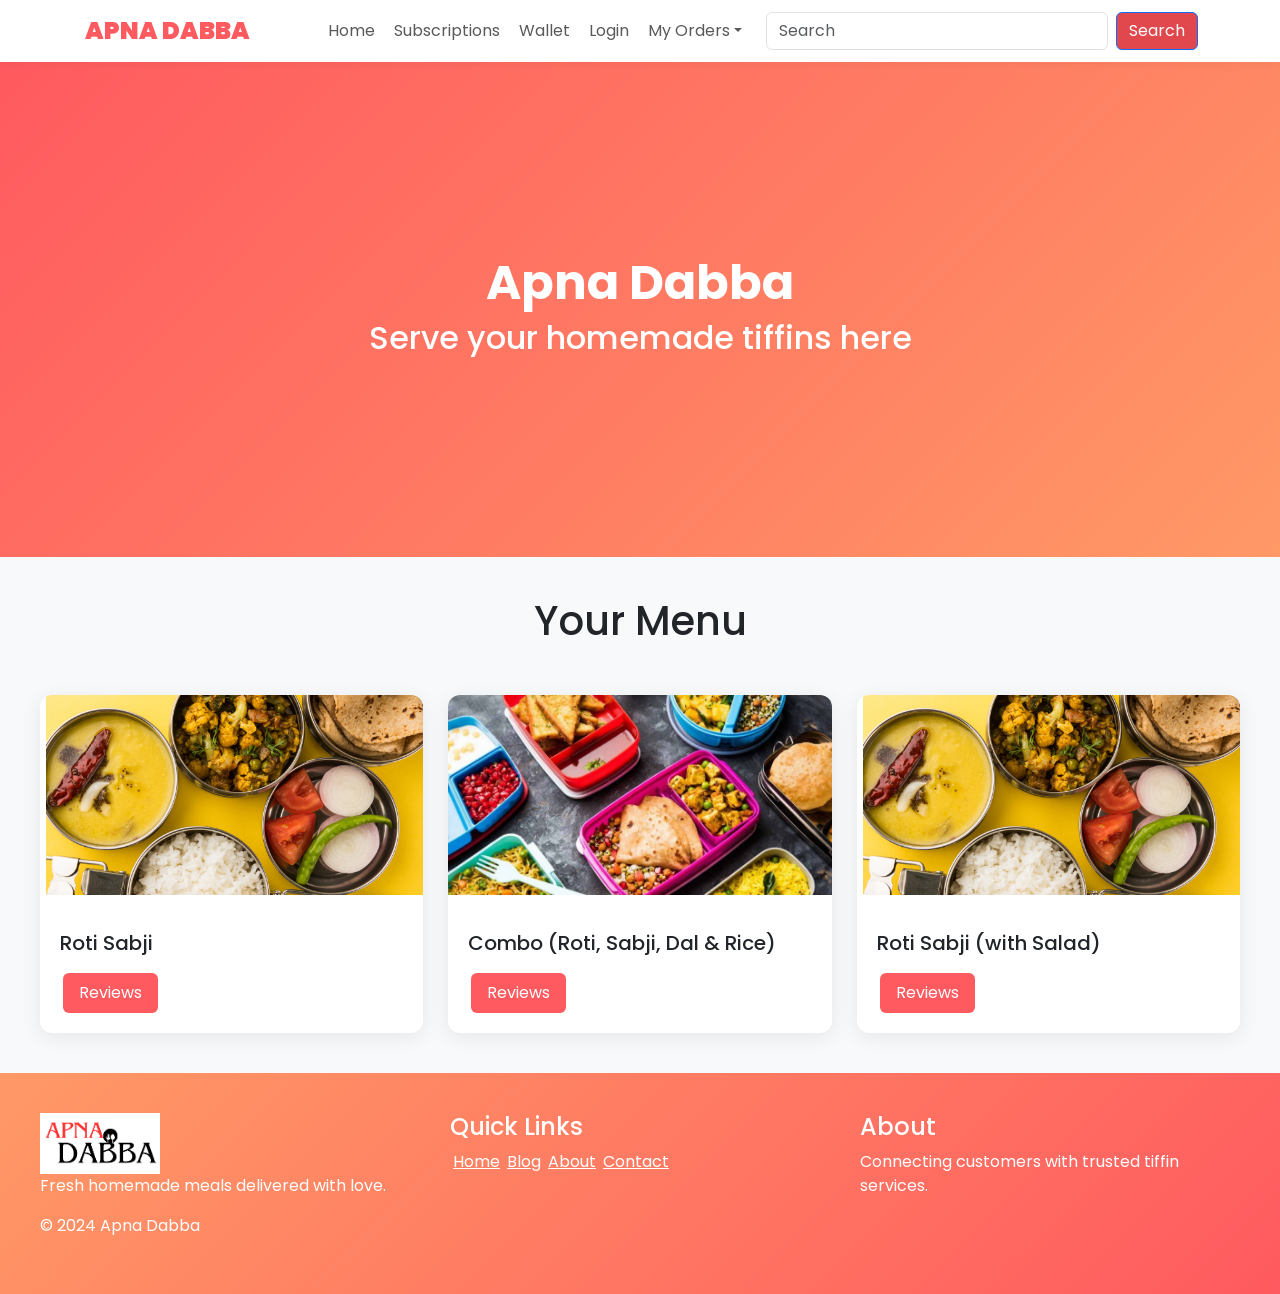
<file: vendMain.html>
<!DOCTYPE html>
<html lang="en">
<head>
  <meta charset="UTF-8">
  <meta name="viewport" content="width=device-width, initial-scale=1.0">

  <!-- Bootstrap 5 -->
  <link href="https://cdn.jsdelivr.net/npm/bootstrap@5.3.0/dist/css/bootstrap.min.css" rel="stylesheet">

  <!-- Font -->
  <link href="https://fonts.googleapis.com/css2?family=Poppins:wght@300;500;700&display=swap" rel="stylesheet">

  <link rel="stylesheet" href="vendMain.css">

  <title>Vendor - Apna Dabba</title>
</head>

<body>

<!-- NAVBAR -->
<nav class="navbar navbar-expand-lg">
  <div class="container">
    <a class="navbar-brand" href="#">APNA DABBA</a>

    <button class="navbar-toggler" data-bs-toggle="collapse" data-bs-target="#nav">☰</button>

    <div class="collapse navbar-collapse" id="nav">
      <ul class="navbar-nav ms-auto">
        <li class="nav-item"><a class="nav-link" href="vendMain.html">Home</a></li>
        <li class="nav-item"><a class="nav-link" href="vendSubs.html">Subscriptions</a></li>
        <li class="nav-item"><a class="nav-link" href="vendWallet.html">Wallet</a></li>
        <li class="nav-item"><a class="nav-link" href="choose.html">Login</a></li>

        <li class="nav-item dropdown">
          <a class="nav-link dropdown-toggle" data-bs-toggle="dropdown">My Orders</a>
          <ul class="dropdown-menu">
            <li><a class="dropdown-item" href="vendTodaysOrd.html">Today's Order</a></li>
            <li><a class="dropdown-item" href="vendDailyOrd.html">Daily Tiffin</a></li>
          </ul>
        </li>
      </ul>

      <form class="d-flex ms-3">
        <input class="form-control me-2" type="search" placeholder="Search">
        <button class="btn btn-primary">Search</button>
      </form>
    </div>
  </div>
</nav>

<!-- HERO -->
<section id="mainContent">
  <div id="mainHead">
    <h1 class="h1cont">Apna Dabba</h1>
    <h2>Serve your homemade tiffins here</h2>
  </div>
</section>

<!-- MENU TITLE -->
<div class="tiffinHead">
  <h1>Your Menu</h1>
</div>

<!-- CARDS -->
<section class="articles">

  <article>
    <div class="article-wrapper">
      <figure><img src="centerImg.png"></figure>
      <div class="article-body">
        <h2>Roti Sabji</h2>
        <a href="#" class="read-more">Reviews</a>
      </div>
    </div>
  </article>

  <article>
    <div class="article-wrapper">
      <figure><img src="dabba4.jpg"></figure>
      <div class="article-body">
        <h2>Combo (Roti, Sabji, Dal & Rice)</h2>
        <a href="#" class="read-more">Reviews</a>
      </div>
    </div>
  </article>

  <article>
    <div class="article-wrapper">
      <figure><img src="centerImg.png"></figure>
      <div class="article-body">
        <h2>Roti Sabji (with Salad)</h2>
        <a href="#" class="read-more">Reviews</a>
      </div>
    </div>
  </article>

</section>

<!-- FOOTER -->
<footer class="footer">
  <div class="footer-container">

    <div class="footer-col">
      <img src="APNA DABBA logo smal.png" class="footer-logo">
      <p>Fresh homemade meals delivered with love.</p>
      <p>© 2024 Apna Dabba</p>
    </div>

    <div class="footer-col">
      <h4>Quick Links</h4>
      <a href="index.html">Home</a>
      <a href="#">Blog</a>
      <a href="#">About</a>
      <a href="#">Contact</a>
    </div>

    <div class="footer-col">
      <h4>About</h4>
      <p>Connecting customers with trusted tiffin services.</p>
    </div>

  </div>
</footer>

<script src="https://cdn.jsdelivr.net/npm/bootstrap@5.3.0/dist/js/bootstrap.bundle.min.js"></script>

</body>
</html>
</file>
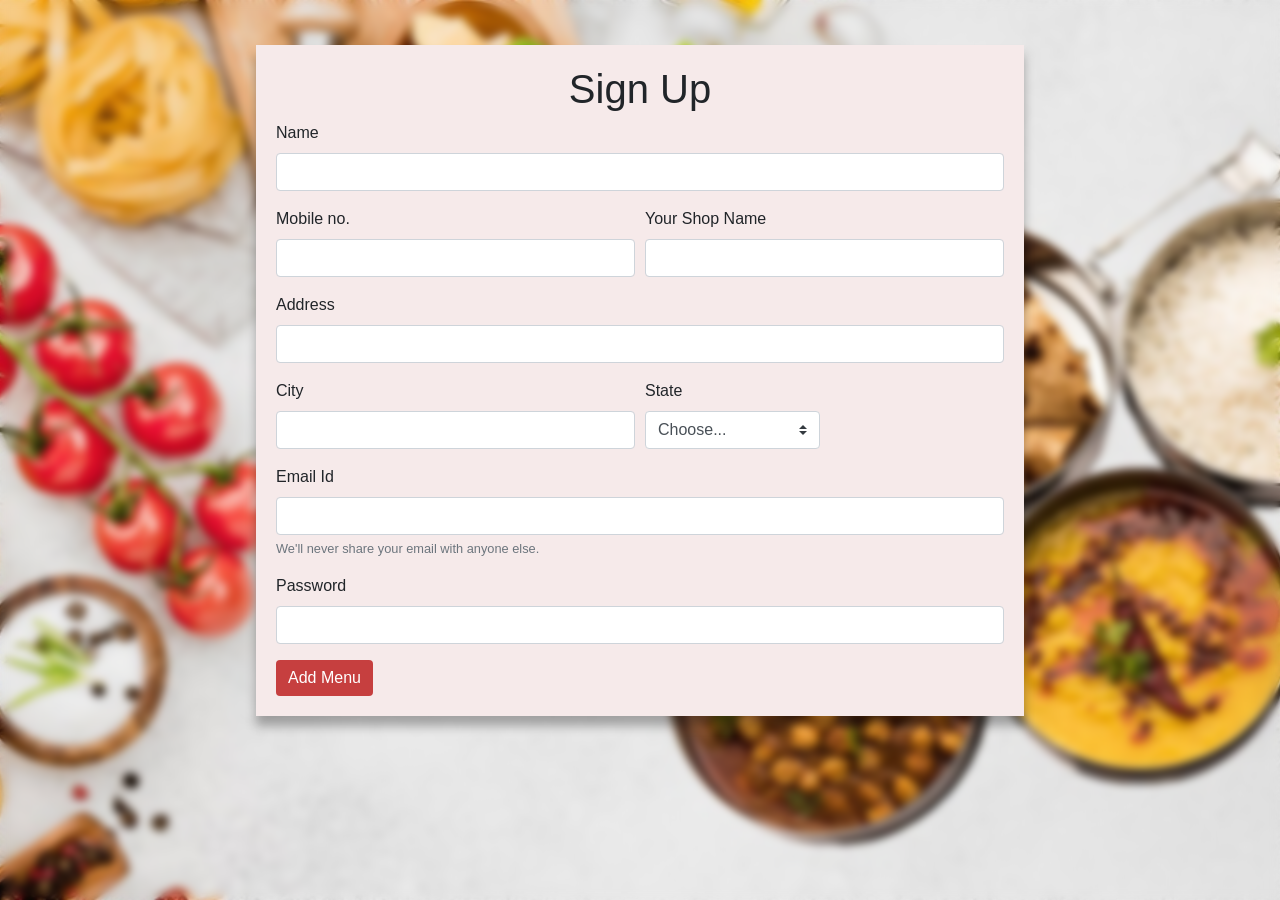
<file: vendSignUp.html>
<!DOCTYPE html>
<html>

<head>
  <meta charset="utf-8">
  <meta name="viewport" content="width=device-width">
  <title>replit</title>
  <link href="vendSignUp.css" rel="stylesheet" type="text/css" />
  <link rel="stylesheet" href="https://cdn.jsdelivr.net/npm/bootstrap@4.6.2/dist/css/bootstrap.min.css" integrity="sha384-xOolHFLEh07PJGoPkLv1IbcEPTNtaed2xpHsD9ESMhqIYd0nLMwNLD69Npy4HI+N" crossorigin="anonymous">
</head>

<body>

  <div class="container">

     <form id="signupForm" >
      <div > <h1 class="headSignUp">Sign Up</h1></div>

       
       <div class="form-group" class="box">
          <label for="exampleInputPassword1">Name</label>
         <input type="text" class="form-control" >
        </div>

       
  <div class="form-row">
       <div class="col-md-6 mb-3" class="box">
         <label for="validationCustom03">Mobile no.</label>
        <input type="number" class="form-control" >
       </div>

       <div class="col-md-6 mb-3" class="box">
          <label for="validationCustom04">Your Shop Name</label>
          <input type="text" class="form-control" id="inputAddress">
       </div>
  </div>   

       <div class="form-group" class="box">
         <label for="inputAddress">Address</label>
         <input type="text" class="form-control" id="inputAddress">
       </div>



       
    <div class="form-row">
         <div class="col-md-6 mb-3" class="box">
           <label     for="validationCustom03">City</label>
           <input type="text" class="form-control" id="validationCustom03" required>
           <div class="invalid-feedback">
             Please provide a valid city.
           </div>
         </div>
         <div class="col-md-3 mb-3" class="box">
           <label for="validationCustom04">State</label>
           <select class="custom-select" id="validationCustom04" required>
             <option selected disabled value="">Choose...</option>
             <option>Madhya pradesh</option>
             <option>Maharashtra</option>
             <option>Karnataka</option>
             <option>Rajasthan</option>
             <option>Gujarat</option>
           </select>
           <div class="invalid-feedback">
             Please select a valid state.
           </div>
         </div>

  </div>

       <div class="form-group" class="box">
         <label for="exampleInputEmail1">Email Id</label>
         <input type="email" class="form-control" id="exampleInputEmail1" aria-describedby="emailHelp" >
         <small id="emailHelp" class="form-text text-muted">We'll never share your email with anyone else.</small>
       </div>

       <div class="form-group" class="box">
         <label for="exampleInputPassword1">Password</label>
         <input type="password" class="form-control" id="exampleInputPassword1" >
       </div>


  
       <button type="submit" id="btnRed" class="btn btn-primary" >Add Menu</button>
   
      
     </form>

  </div>



  <script src="vendSignUp.js"></script>
  <script src="https://cdn.jsdelivr.net/npm/jquery@3.5.1/dist/jquery.slim.min.js" integrity="sha384-DfXdz2htPH0lsSSs5nCTpuj/zy4C+OGpamoFVy38MVBnE+IbbVYUew+OrCXaRkfj" crossorigin="anonymous"></script>
  <script src="https://cdn.jsdelivr.net/npm/bootstrap@4.6.2/dist/js/bootstrap.bundle.min.js" integrity="sha384-Fy6S3B9q64WdZWQUiU+q4/2Lc9npb8tCaSX9FK7E8HnRr0Jz8D6OP9dO5Vg3Q9ct" crossorigin="anonymous"></script>
</body>

    
</html>

<!--
// color-> https://www.color-hex.com/color-palette/1040889
//    https://www.color-hex.com/color-palette/1040864
// https://www.color-hex.com/color-palette/1039405
-->
</file>
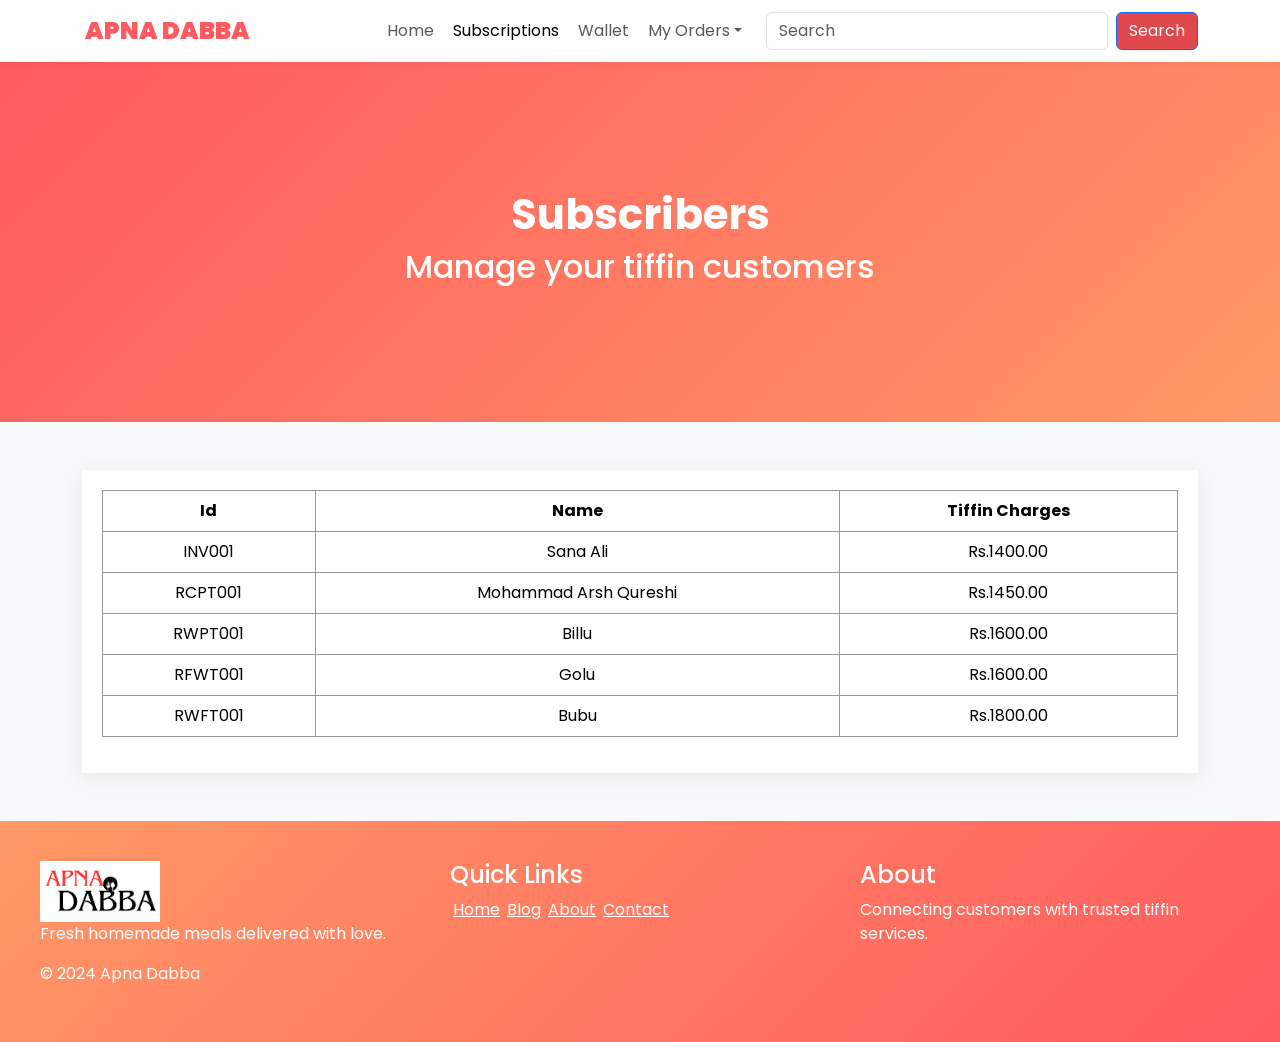
<file: vendSubs.html>
<!DOCTYPE html>
<html lang="en">
<head>
  <meta charset="UTF-8">
  <meta name="viewport" content="width=device-width, initial-scale=1.0">

  <!-- Bootstrap 5 -->
  <link href="https://cdn.jsdelivr.net/npm/bootstrap@5.3.0/dist/css/bootstrap.min.css" rel="stylesheet">

  <!-- Font -->
  <link href="https://fonts.googleapis.com/css2?family=Poppins:wght@300;500;700&display=swap" rel="stylesheet">

  <link rel="stylesheet" href="vendSubs.css">

  <title>Subscriptions</title>
</head>

<body>

<!-- NAVBAR -->
<nav class="navbar navbar-expand-lg">
  <div class="container">
    <a class="navbar-brand" href="#">APNA DABBA</a>

    <button class="navbar-toggler" data-bs-toggle="collapse" data-bs-target="#nav">☰</button>

    <div class="collapse navbar-collapse" id="nav">
      <ul class="navbar-nav ms-auto">
        <li class="nav-item"><a class="nav-link" href="vendMain.html">Home</a></li>
        <li class="nav-item"><a class="nav-link active" href="vendSubs.html">Subscriptions</a></li>
        <li class="nav-item"><a class="nav-link" href="vendWallet.html">Wallet</a></li>
        

        <li class="nav-item dropdown">
          <a class="nav-link dropdown-toggle" data-bs-toggle="dropdown">My Orders</a>
          <ul class="dropdown-menu">
            <li><a class="dropdown-item" href="vendTodaysOrd.html">Today's Order</a></li>
            <li><a class="dropdown-item" href="vendDailyOrd.html">Daily Tiffin</a></li>
          </ul>
        </li>
      </ul>

      <form class="d-flex ms-3">
        <input class="form-control me-2" type="search" placeholder="Search">
        <button class="btn btn-primary">Search</button>
      </form>
    </div>
  </div>
</nav>

<!-- HERO -->
<section id="mainContent">
  <div id="mainHead">
    <h1 class="h1cont">Subscribers</h1>
    <h2>Manage your tiffin customers</h2>
  </div>
</section>

<!-- TABLE -->
<div class="container my-5">

  <div class="table-card">
    <table id="tbOrderHistory" class="table align-middle">
      <thead>
        <tr>
          <th>Id</th>
          <th>Name</th>
          <th>Tiffin Charges</th>
        </tr>
      </thead>
      <tbody>
        <!-- JS will fill this -->
      </tbody>
    </table>
  </div>

</div>

<!-- FOOTER -->
<footer class="footer">
  <div class="footer-container">

    <div class="footer-col">
      <img src="APNA DABBA logo smal.png" class="footer-logo">
      <p>Fresh homemade meals delivered with love.</p>
      <p>© 2024 Apna Dabba</p>
    </div>

    <div class="footer-col">
      <h4>Quick Links</h4>
      <a href="index.html">Home</a>
      <a href="#">Blog</a>
      <a href="#">About</a>
      <a href="#">Contact</a>
    </div>

    <div class="footer-col">
      <h4>About</h4>
      <p>Connecting customers with trusted tiffin services.</p>
    </div>

  </div>
</footer>

<script src="vendSubs.js"></script>
<script src="https://cdn.jsdelivr.net/npm/bootstrap@5.3.0/dist/js/bootstrap.bundle.min.js"></script>

</body>
</html>
</file>
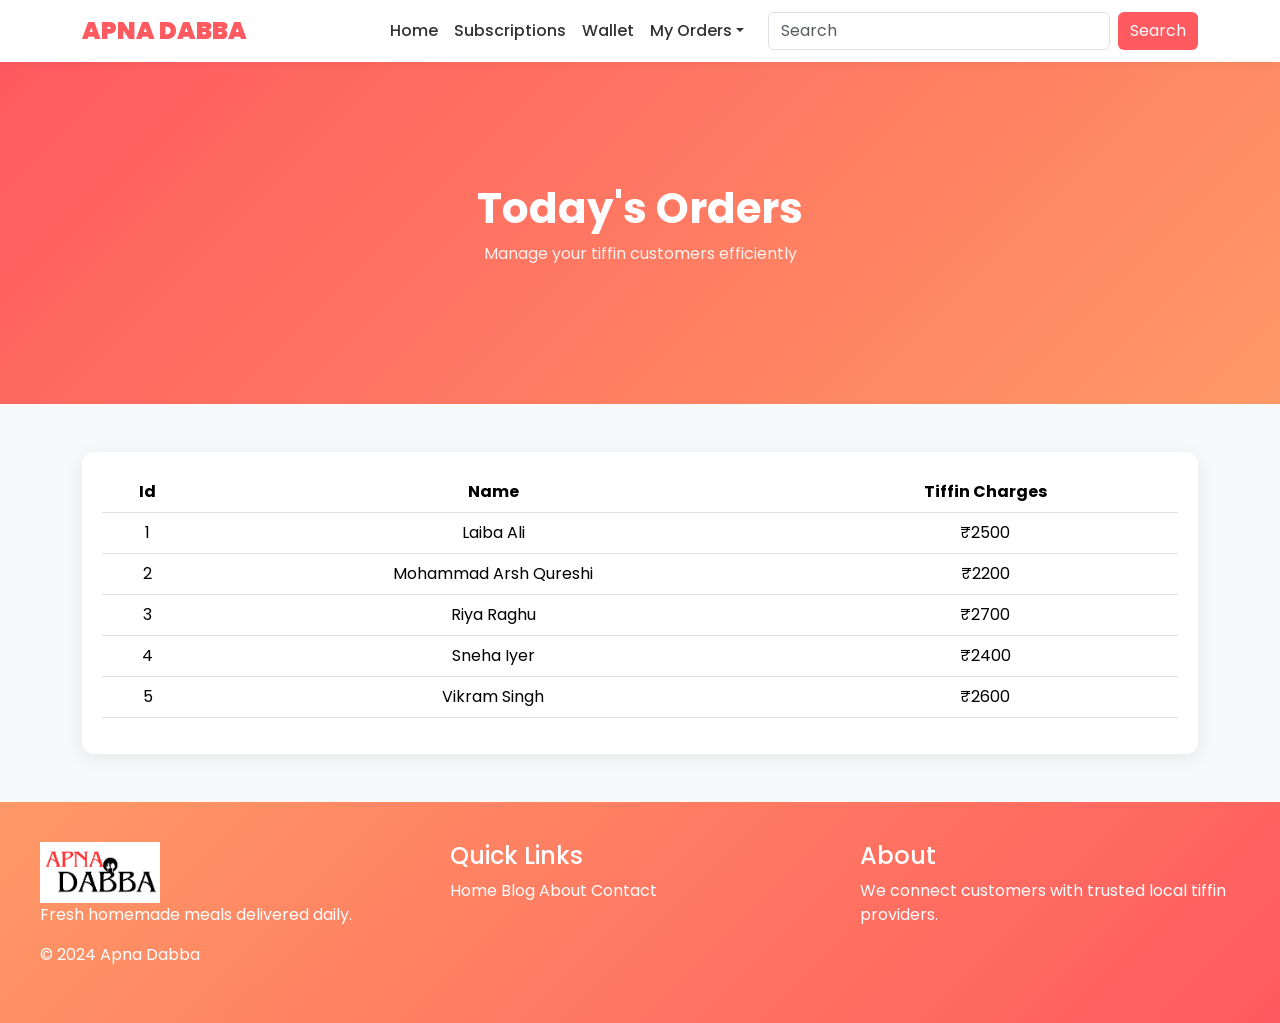
<file: vendTodaysOrd.html>
<!DOCTYPE html>
<html lang="en">

<head>
  <meta charset="UTF-8">
  <meta name="viewport" content="width=device-width, initial-scale=1.0">

  <title>Subscriptions</title>

  <!-- Bootstrap 5 -->
  <link href="https://cdn.jsdelivr.net/npm/bootstrap@5.3.0/dist/css/bootstrap.min.css" rel="stylesheet">

  <!-- Font -->
  <link href="https://fonts.googleapis.com/css2?family=Poppins:wght@300;500;700&display=swap" rel="stylesheet">

  <link rel="stylesheet" href="vendTodaysOrd.css">
</head>

<body>

<!-- NAVBAR -->
<nav class="navbar navbar-expand-lg">
  <div class="container">

    <a class="navbar-brand" href="#">APNA DABBA</a>

    <button class="navbar-toggler" data-bs-toggle="collapse" data-bs-target="#nav">
      ☰
    </button>

    <div class="collapse navbar-collapse" id="nav">

      <ul class="navbar-nav ms-auto">
        <li class="nav-item"><a class="nav-link" href="vendMain.html">Home</a></li>
        <li class="nav-item"><a class="nav-link active" href="vendSubs.html">Subscriptions</a></li>
        <li class="nav-item"><a class="nav-link" href="vendWallet.html">Wallet</a></li>
      
        <li class="nav-item dropdown">
          <a class="nav-link dropdown-toggle" data-bs-toggle="dropdown">My Orders</a>
          <ul class="dropdown-menu">
            <li><a class="dropdown-item" href="vendTodaysOrd.html">Today's Order</a></li>
            <li><a class="dropdown-item" href="vendDailyOrd.html">Daily Tiffin</a></li>
          </ul>
        </li>
      </ul>

      <form class="d-flex ms-3">
        <input class="form-control me-2" type="search" placeholder="Search">
        <button class="btn btn-primary">Search</button>
      </form>

    </div>
  </div>
</nav>


<!-- HERO -->
<section id="mainContent">
  <div id="mainHead">
    <h1 class="h1cont">Today's Orders</h1>
    <p>Manage your tiffin customers efficiently</p>
  </div>
</section>


<!-- TABLE -->
<div class="container my-5">

  <div class="table-card">
    <table class="table align-middle">
      <thead>
        <tr>
          <th>Id</th>
          <th>Name</th>
          <th>Tiffin Charges</th>
        </tr>
      </thead>

      
       <tbody id="orderTable"></tbody>
      

    </table>
  </div>

</div>


<!-- FOOTER -->
<footer class="footer">

  <div class="footer-container">

    <div>
      <img src="APNA DABBA logo smal.png" class="footer-logo">
      <p>Fresh homemade meals delivered daily.</p>
      <p>© 2024 Apna Dabba</p>
    </div>

  <div class="footer-col">
      <h4>Quick Links</h4>
      <a href="index.html">Home</a>
      <a href="#">Blog</a>
      <a href="#">About</a>
      <a href="#">Contact</a>
    </div>

    <div>
      <h4>About</h4>
      <p>We connect customers with trusted local tiffin providers.</p>
    </div>

  </div>

</footer>

<script src="vendTodaysOrd.js"></script>
<script src="https://cdn.jsdelivr.net/npm/bootstrap@5.3.0/dist/js/bootstrap.bundle.min.js"></script>

</body>
</html>
</file>
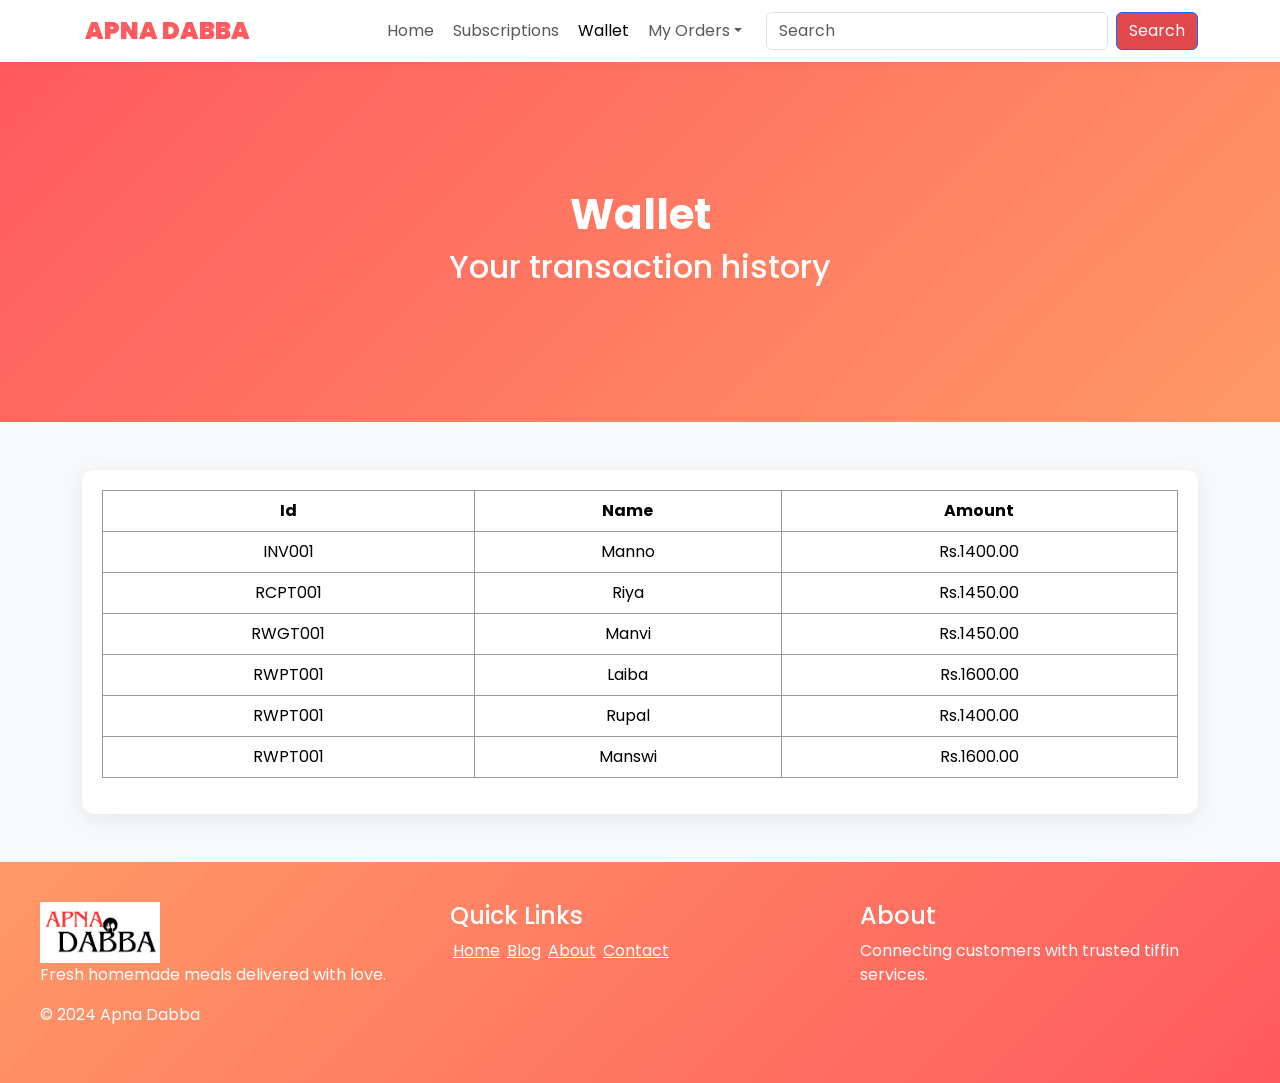
<file: vendWallet.html>
<!DOCTYPE html>
<html lang="en">
<head>
  <meta charset="UTF-8">
  <meta name="viewport" content="width=device-width, initial-scale=1.0">

  <!-- Bootstrap 5 -->
  <link href="https://cdn.jsdelivr.net/npm/bootstrap@5.3.0/dist/css/bootstrap.min.css" rel="stylesheet">

  <!-- Font -->
  <link href="https://fonts.googleapis.com/css2?family=Poppins:wght@300;500;700&display=swap" rel="stylesheet">

  <link rel="stylesheet" href="vendWallet.css">

  <title>Wallet</title>
</head>

<body>

<!-- NAVBAR -->
<nav class="navbar navbar-expand-lg">
  <div class="container">
    <a class="navbar-brand" href="#">APNA DABBA</a>

    <button class="navbar-toggler" data-bs-toggle="collapse" data-bs-target="#nav">☰</button>

    <div class="collapse navbar-collapse" id="nav">
      <ul class="navbar-nav ms-auto">
        <li class="nav-item"><a class="nav-link" href="vendMain.html">Home</a></li>
        <li class="nav-item"><a class="nav-link" href="vendSubs.html">Subscriptions</a></li>
        <li class="nav-item"><a class="nav-link active" href="vendWallet.html">Wallet</a></li>

        <li class="nav-item dropdown">
          <a class="nav-link dropdown-toggle" data-bs-toggle="dropdown">My Orders</a>
          <ul class="dropdown-menu">
            <li><a class="dropdown-item" href="vendTodaysOrd.html">Today's Order</a></li>
            <li><a class="dropdown-item" href="vendDailyOrd.html">Daily Tiffin</a></li>
          </ul>
        </li>
      </ul>

      <form class="d-flex ms-3">
        <input class="form-control me-2" type="search" placeholder="Search">
        <button class="btn btn-primary">Search</button>
      </form>
    </div>
  </div>
</nav>

<!-- HERO -->
<section id="mainContent">
  <div id="mainHead">
    <h1 class="h1cont">Wallet</h1>
    <h2>Your transaction history</h2>
  </div>
</section>

<!-- TABLE -->
<div class="container my-5">

  <div class="table-card">
    <table id="tbOrderHistory" class="table align-middle">
      <thead>
        <tr>
          <th>Id</th>
          <th>Name</th>
          <th>Amount</th>
        </tr>
      </thead>
      <tbody>
        <!-- JS fills this -->
      </tbody>
    </table>
  </div>

</div>

<!-- FOOTER -->
<footer class="footer">
  <div class="footer-container">

    <div class="footer-col">
      <img src="APNA DABBA logo smal.png" class="footer-logo">
      <p>Fresh homemade meals delivered with love.</p>
      <p>© 2024 Apna Dabba</p>
    </div>

    <div class="footer-col">
      <h4>Quick Links</h4>
      <a href="index.html">Home</a>
      <a href="#">Blog</a>
      <a href="#">About</a>
      <a href="#">Contact</a>
    </div>

    <div class="footer-col">
      <h4>About</h4>
      <p>Connecting customers with trusted tiffin services.</p>
    </div>

  </div>
</footer>

<script src="vendWallet.js"></script>
<script src="https://cdn.jsdelivr.net/npm/bootstrap@5.3.0/dist/js/bootstrap.bundle.min.js"></script>

</body>
</html>
</file>
<file: index.css>
/* GLOBAL */
body {
  font-family: 'Poppins', sans-serif;
  background: #f8f9fa;
}

/* NAVBAR */
.navbar {
  background: white;
  box-shadow: 0 2px 10px rgba(0,0,0,0.05);
}

.navbar-brand {
  font-weight: 900;
  font-size: 24px;
  color: #ff5a5f !important;
}

.nav-link {
  color: #333 !important;
}

/* HERO */
#mainContent {
  background: linear-gradient(135deg, #ff5a5f, #ff9966);
  height: 60vh;
  display: flex;
  align-items: center;
  justify-content: center;
}

#mainHead {
  text-align: center;
  color: white;
}

.h1cont {
  font-size: 48px;
  font-weight: 700;
}

/* ARTICLES GRID */
.articles {
  display: grid;
  grid-template-columns: repeat(auto-fit, minmax(300px, 1fr));
  gap: 25px;
  padding: 40px;
}

/* CARD */
article {
  background: white;
  border-radius: 12px;
  overflow: hidden;
  transition: 0.3s;
  box-shadow: 0 4px 20px rgba(0,0,0,0.08);
}

article:hover {
  transform: translateY(-5px);
}

article img {
  width: 100%;
  height: 200px;
  object-fit: cover;
}

.article-body {
  padding: 20px;
}

.article-body h2 {
  font-size: 20px;
  margin-bottom: 10px;
}

.article-body p {
  font-size: 14px;
  color: #666;
}

/* BUTTON */
.read-more {
  display: inline-block;
  margin-top: 10px;
  background: #ff5a5f;
  color: white;
  padding: 8px 16px;
  border-radius: 6px;
  text-decoration: none;
}

.read-more:hover {
  background: #e0484d;
}

/* FOOTER */
/* FOOTER */
.footer {
  background: linear-gradient(135deg, #ff9966, #ff5a5f);
  color: white;
  padding: 50px 20px;
}

/* GRID */
.footer-container {
  max-width: 1200px;
  margin: auto;
  display: grid;
  grid-template-columns: repeat(3, 1fr);
  gap: 40px;
}

/* COLUMN */
.footer-col {
  display: flex;
  flex-direction: column;
}

/* CENTER COLUMN */
.footer-col.center {
  align-items: center;
  text-align: center;
}

/* LOGO */
.footer-logo {
  width: 130px;
  border-radius: 15px;
  margin-bottom: 15px;
}

/* LINKS */
.footer-links {
  display: flex;
  flex-direction: column;
  gap: 8px;
}

.footer-links a {
  color: #ffffff;
  text-decoration: none;
  font-size: 14px;
}

.footer-links a:hover {
  color: white;
}

/* COPY */
.footer-copy {
  margin-top: 15px;
  font-size: 13px;
  color: #ffffff;
}

/* SOCIAL ICONS */
.footer-icons {
  display: flex;
  gap: 15px;
  margin: 15px 0;
}

.footer-icons a {
  width: 35px;
  height: 35px;
  display: inline-block;
  background-size: cover;
}

/* YOUR ICONS (reuse) */
.fb { background-image: url("logof.png"); }
.twit { background-image: url("twitterLogo.png"); }
.ld { background-image: url("linkdinNew.png"); }
.git { background-image: url("github-logo (1).png"); }

/* ABOUT */
.footer-about {
  font-size: 14px;
  color: #ffffff;
  line-height: 1.6;
}

/* HEADINGS */
.footer h4 {
  margin-bottom: 10px;
}

/* RESPONSIVE */
@media (max-width: 768px) {
  .footer-container {
    grid-template-columns: 1fr;
    text-align: center;
  }

  .footer-col {
    align-items: center;
  }
}




/* Custom css - home for the image zoom*/

/* IMAGE ZOOM EFFECT */
.article-wrapper figure {
  overflow: hidden;
  border-radius: 12px 12px 0 0;
}

.article-wrapper img {
  width: 100%;
  height: 200px;
  object-fit: cover;
  transition: transform 0.7s ease;
}

/* HOVER EFFECT */
.article-wrapper:hover img {
  transform: scale(1.06);
}
</file>
<file: choose.css>
/* RESET */
* {
  margin: 0;
  padding: 0;
  box-sizing: border-box;
}

/* BODY */
body {
  font-family: 'Poppins', sans-serif;
  height: 100vh;
  overflow: hidden;

  /* SAME THEME IMAGE */
  background: url("tiffinPhotoBG.jpg") center/cover no-repeat;
}

/* OVERLAY (WARM TONE) */
.bg-overlay {
  position: fixed;
  inset: 0;
  background: linear-gradient(
    rgba(255, 90, 95, 0.65),
    rgba(255, 153, 102, 0.65)
  );
  z-index: 0;
}

/* MAIN LAYOUT */
.container {
  position: relative;
  z-index: 1;
  display: flex;
  height: 100vh;
}

/* LEFT IMAGE */
.side-image {
  flex: 1;
  background: url("tiffinPhotoBG.jpg") center/cover no-repeat;
  filter: brightness(0.8);
}

/* CARD SIDE */
.card {
  flex: 1;
  display: flex;
  flex-direction: column;
  justify-content: center;
  padding: 60px;

  /* MATCH MAIN PAGE STYLE */
  background: rgba(255, 255, 255, 0.1);
  backdrop-filter: blur(12px);

  color: white;
}

/* LOGO */
.logo {
  width: 140px;
  height: auto;
  object-fit: contain;
  border-radius: 20px;
  margin-bottom: 20px;
}

/* TEXT */
h1 {
  font-size: 32px;
  margin-bottom: 10px;
}

p {
  font-size: 19px;
  color: #fff;
  opacity: 0.9;
  margin-bottom: 30px;
}

/* BUTTON WRAPPER */
.button-wrapper {
  display: flex;
  gap: 20px;
}

/* BUTTON BASE */
.btn {
  display: inline-block;
  padding: 12px 24px;
  border-radius: 999px; /* smooth pill shape */
  border: none;
  cursor: pointer;

  font-size: 18px;
  font-weight: 500;
  letter-spacing: 0.5px;

  background: #ff5a5f;
  color: white;

  transition: all 0.3s ease;
}

/* HOVER */
.btn:hover {
  transform: translateY(-3px);
  background: #e0484d;
  box-shadow: 0 8px 20px rgba(255, 90, 95, 0.35);
}

/* CLICK */
.btn:active {
  transform: scale(0.96);
  box-shadow: 0 4px 10px rgba(0,0,0,0.2);
}


/* RESPONSIVE */
@media (max-width: 768px) {
  .container {
    flex-direction: column;
  }

  .side-image {
    height: 30vh;
  }

  .card {
    padding: 30px;
    text-align: center;
    align-items: center;
  }

  .button-wrapper {
    justify-content: center;
  }
}
</file>
<file: custlogin.css>
/* RESET */
* {
  margin: 0;
  padding: 0;
  box-sizing: border-box;
}

/* BODY */
body {
  font-family: 'Poppins', sans-serif;
}

/* MAIN LAYOUT */
.container {
  display: flex;
  height: 100vh;
}

/* LEFT IMAGE SECTION */
.image-section {
  flex: 1;

  background: url("tiffinPhotoBG.jpg") center/cover no-repeat;
  position: relative;
}

/* DARK OVERLAY */
.image-section::before {
  content: "";
  position: absolute;
  inset: 0;
  background: rgba(0,0,0,0.5);
}

/* TEXT ON IMAGE */
.overlay-text {
  position: absolute;
  bottom: 60px;
  left: 40px;
  color: white;
}

.overlay-text h1 {
  font-size: 40px;
}

.overlay-text p {
  font-size: 16px;
  opacity: 0.8;
}

/* RIGHT FORM SECTION */
.form-section {
  flex: 1;

  display: flex;
  align-items: center;
  justify-content: center;

  background: linear-gradient(135deg, #ff5a5f, #ff9966);
}

/* CARD */
.card {
  width: 350px;
  padding: 40px;
  border-radius: 16px;

  background: white;
  text-align: center;

  box-shadow: 0 10px 30px rgba(0,0,0,0.2);
}

/* HEADING */
.card h2 {
  margin-bottom: 25px;
}

/* INPUT */
.card input {
  width: 100%;
  margin-bottom: 20px;
  padding: 10px;

  border-radius: 8px;
  border: 1px solid #ddd;

  outline: none;
  transition: 0.3s;
}

.card input:focus {
  border-color: #ff5a5f;
}

/* FORGOT */
.forgot {
  text-align: right;
  font-size: 13px;
  margin-bottom: 20px;
  cursor: pointer;
}

.forgot:hover {
  color: #ff5a5f;
}

/* BUTTON */
.btn {
  width: 100%;
  padding: 12px;
  border-radius: 25px;
  border: none;

  background: #ff5a5f;
  color: white;

  cursor: pointer;
  transition: 0.3s;
}

.btn:hover {
  background: #e0484d;
  transform: translateY(-2px);
}

/* SIGNUP */
.sign-up {
  margin-top: 20px;
  font-size: 14px;
}

.sign-up a {
  color: #ff5a5f;
  text-decoration: none;
}

.sign-up a:hover {
  text-decoration: underline;
}

/* RESPONSIVE */
@media (max-width: 768px) {
  .container {
    flex-direction: column;
  }

  .image-section {
    height: 30vh;
  }
}
</file>
<file: custOrder.css>
/* RESET */
* {
  margin: 0;
  padding: 0;
  box-sizing: border-box;
}

/* BODY */
body {
  font-family: 'Poppins', sans-serif;
  background: #f8f9fa;
}

/* NAVBAR */
.navbar {
  background: white;
  box-shadow: 0 2px 10px rgba(0,0,0,0.05);
}

.navbar-brand {
  font-weight: 700;
  color: #ff5a5f !important;
}

.nav-link {
  color: #333 !important;
}

/* HERO */
.orders-hero {
  background: linear-gradient(135deg, #ff5a5f, #ff9966);
  color: white;
  text-align: center;
  padding: 40px 20px;
}

.orders-hero h1 {
  font-size: 36px;
}

.orders-hero p {
  opacity: 0.9;
}

/* SECTION */
.orders-section {
  padding: 40px 20px;
  display: flex;
  justify-content: center;
}

/* CARD */
.orders-card {
  width: 95%;
  max-width: 1000px;
  background: white;
  border-radius: 16px;
  padding: 25px;

  box-shadow: 0 10px 30px rgba(0,0,0,0.1);
}

/* HEADER */
.orders-header {
  margin-bottom: 20px;
}

/* TABLE */
.modern-table {
  width: 100%;
  border-radius: 10px;
  overflow: hidden;
}

/* HEADER ROW */
.modern-table thead {
  background: linear-gradient(135deg, #ff5a5f, #ff9966);
  color: white;
}

.modern-table th {
  padding: 12px;
}

/* BODY */
.modern-table td {
  padding: 12px;
  border-bottom: 1px solid #eee;
}

/* HOVER */
.modern-table tbody tr:hover {
  background: #f9f9f9;
}

/* STATUS */
.modern-table td:last-child {
  font-weight: 500;
  color: #ff5a5f;
}

/* FOOTER */
.footer {
  background: linear-gradient(135deg, #ff9966, #ff5a5f);
  color: white;
  padding: 40px 20px;
}

.footer-container {
  display: grid;
  grid-template-columns: repeat(3, 1fr);
  gap: 30px;
  max-width: 1200px;
  margin: auto;
}

.footer-logo {
  width: 120px;
}

@media (max-width: 768px) {
  .footer-container {
    grid-template-columns: 1fr;
    text-align: center;
  }
}

.footer a {
  color: white !important;
  text-decoration: none;
}

.footer a:hover {
  text-decoration: underline;
  color: white !important;
}

/* RESPONSIVE */
@media (max-width: 768px) {
  .footer-container {
    flex-direction: column;
    gap: 20px;
  }
}
</file>
<file: custSignUp.css>
/* RESET */
* {
  margin: 0;
  padding: 0;
  box-sizing: border-box;
}

/* BODY */
body {
  font-family: 'Poppins', sans-serif;
}

/* MAIN LAYOUT */
.container {
  display: flex;
  height: 100vh;
}

/* LEFT IMAGE */
.image-section {
  flex: 1;
  background: url("tiffinPhotoBG.jpg") center/cover no-repeat;
  position: relative;
}

/* DARK OVERLAY */
.image-section::before {
  content: "";
  position: absolute;
  inset: 0;
  background: rgba(0,0,0,0.5);
}

/* TEXT */
.overlay-text {
  position: absolute;
  bottom: 60px;
  left: 40px;
  color: white;
}

.overlay-text h1 {
  font-size: 36px;
}

.overlay-text p {
  opacity: 0.8;
}

/* RIGHT FORM */
.form-section {
  flex: 1;
  display: flex;
  align-items: center;
  justify-content: center;

  background: linear-gradient(135deg, #ff5a5f, #ff9966);
}

/* CARD */
.card {
  width: 380px;
  padding: 30px;
  border-radius: 16px;

  background: white;
  text-align: center;

  box-shadow: 0 10px 30px rgba(0,0,0,0.2);
}

/* HEADING */
.card h2 {
  margin-bottom: 20px;
}

/* INPUT */
.card input,
.card select {
  width: 100%;
  margin-bottom: 15px;
  padding: 10px;

  border-radius: 8px;
  border: 1px solid #ddd;

  outline: none;
  transition: 0.3s;
}

.card input:focus,
.card select:focus {
  border-color: #ff5a5f;
}

/* ROW */
.row {
  display: flex;
  gap: 10px;
}

.row input,
.row select {
  width: 50%;
}

/* BUTTON */
.btn {
  width: 100%;
  padding: 12px;
  border-radius: 25px;
  border: none;

  background: #ff5a5f;
  color: white;

  cursor: pointer;
  transition: 0.3s;
}

.btn:hover {
  background: #e0484d;
  transform: translateY(-2px);
  box-shadow: 0 6px 15px rgba(255, 90, 95, 0.3);
}

/* LOGIN LINK */
.login-link {
  margin-top: 15px;
  font-size: 14px;
}

.login-link a {
  color: #ff5a5f;
  text-decoration: none;
}

.login-link a:hover {
  text-decoration: underline;
}

/* RESPONSIVE */
@media (max-width: 768px) {
  .container {
    flex-direction: column;
  }

  .image-section {
    height: 30vh;
  }

  .card {
    width: 90%;
  }
}
</file>
<file: custSubs.css>
/* RESET */
* {
  margin: 0;
  padding: 0;
  box-sizing: border-box;
}

/* BODY */
body {
  font-family: 'Poppins', sans-serif;
  background: #f8f9fa;
}

/* NAVBAR */
.navbar {
  background: white;
  box-shadow: 0 2px 10px rgba(0,0,0,0.05);
}

.navbar-brand {
  font-weight: 750;
  font-size: 24px;
  color: #ff5a5f !important;
}

.nav-link {
  color: #333 !important;
}

/* HERO */
.subs-hero {
  background: linear-gradient(135deg, #ff5a5f, #ff9966);
  color: white;
  text-align: center;
  padding: 40px 20px;
}

.subs-hero h1 {
  font-size: 36px;
}

.subs-hero p {
  opacity: 0.9;
}

/* SECTION */
.subs-section {
  display: flex;
  justify-content: center;
  padding: 50px 20px;
}

/* CARD */
.card-hover {
  width: 90%;
  max-width: 900px;
  height: 400px;

  position: relative;
  border-radius: 16px;
  overflow: hidden;

  box-shadow: 0 10px 30px rgba(0,0,0,0.1);
}

/* IMAGE */
.card-hover img {
  width: 100%;
  height: 100%;
  object-fit: cover;
  transition: 0.4s ease;
}

/* CONTENT */
.card-hover__content {
  position: absolute;
  bottom: 0;
  width: 100%;
  padding: 25px;

  background: rgba(0,0,0,0.6);
  color: white;
  text-align: center;

  z-index: 2;
}

/* TITLE */
.card-hover__title {
  font-size: 22px;
  margin-bottom: 10px;
}

.card-hover__title span {
  color: #ff5a5f;
}

/* TEXT */
.card-hover__text {
  font-size: 14px;
  opacity: 0.9;
}

/* BUTTON */
.btn {
  margin-top: 15px;
  padding: 10px 20px;
  border-radius: 25px;
  border: none;

  background: #ff5a5f;
  color: white;

  cursor: pointer;
  transition: 0.3s ease;
}

.btn:hover {
  background: #e0484d;
  transform: translateY(-2px);
  box-shadow: 0 6px 15px rgba(255, 90, 95, 0.3);
}

/* IMAGE ZOOM */
.card-hover:hover img {
  transform: scale(1.08);
}

/* 🔥 OFFER BADGE (FIXED VERSION) */
.card-hover__extra {
  position: absolute;
  top: 15px;
  right: 15px;

  background: #ff5a5f;
  color: white;

  padding: 8px 14px;
  border-radius: 20px;

  font-size: 13px;
  font-weight: 500;

  box-shadow: 0 5px 15px rgba(0,0,0,0.2);
}

/* OPTIONAL: subtle animation */
.card-hover__extra {
  animation: popIn 0.5s ease;
}

@keyframes popIn {
  from {
    transform: scale(0.8);
    opacity: 0;
  }
  to {
    transform: scale(1);
    opacity: 1;
  }
}

/* FOOTER */
.footer {
  background: linear-gradient(135deg, #ff9966, #ff5a5f);
  color: white;
  padding: 40px 20px;
}

.footer-container {
  display: grid;
  grid-template-columns: repeat(3, 1fr);
  gap: 30px;
  max-width: 1200px;
  margin: auto;
}

.footer-logo {
  width: 120px;
}

@media (max-width: 768px) {
  .footer-container {
    grid-template-columns: 1fr;
    text-align: center;
  }
}

.footer a {
  color: white !important;
  text-decoration: none;
}

.footer a:hover {
  text-decoration: underline;
  color: white !important;
}

/* RESPONSIVE */
@media (max-width: 768px) {
  .footer-container {
    flex-direction: column;
    gap: 20px;
  }

  .card-hover {
    height: 300px;
  }

  .subs-hero h1 {
    font-size: 26px;
  }
}
</file>
<file: vendDailyOrd.css>
/* GLOBAL */
body {
  font-family: 'Poppins', sans-serif;
  background: #f8f9fa;
  margin: 0;
}

/* NAVBAR */
.navbar {
  background: white;
  box-shadow: 0 2px 10px rgba(0,0,0,0.05);
}

.navbar-brand {
  font-weight: 900;
  font-size: 24px;
  color: #ff5a5f !important;
}

.nav-link {
  color: #333 !important;
  font-weight: 500;
}

.nav-link:hover {
  color: #ff5a5f !important;
}

/* HERO */
#mainContent {
  background: linear-gradient(135deg, #ff5a5f, #ff9966);
  height: 40vh; /* same as wallet */
  display: flex;
  align-items: center;
  justify-content: center;
}

#mainHead {
  text-align: center;
  color: white;
}

.h1cont {
  font-size: 42px;
  font-weight: 700;
}

/* TABLE CARD */
.table-card {
  background: white;
  border-radius: 12px;
  padding: 20px;
  box-shadow: 0 4px 20px rgba(0,0,0,0.08);
}

/* TABLE */
thead {
  background: #ff5a5f;
  color: white;
}

th {
  font-weight: 700;
  border: 1px solid #ddd;
  text-align: center;
}

td {
  color: #555;
  border: 1px solid #ddd;
  text-align: center;
}

/* ROW HOVER */
tbody tr {
  transition: 0.3s;
}

tbody tr:hover {
  background: #fff1f1;
}

/* BUTTON */
.btn-primary {
  background: #ff5a5f;
  border: none;
}

.btn-primary:hover {
  background: #e0484d;
}

/* ===== FOOTER (SAME STYLE AS WALLET PAGE) ===== */

/* FOOTER */
.footer {
  background: linear-gradient(135deg, #ff9966, #ff5a5f);
  color: white;
  padding: 40px 20px;
}

.footer-container {
  display: grid;
  grid-template-columns: repeat(3, 1fr);
  gap: 30px;
  max-width: 1200px;
  margin: auto;
}

.footer-logo {
  width: 120px;
}

@media (max-width: 768px) {
  .footer-container {
    grid-template-columns: 1fr;
    text-align: center;
  }
}

.footer a {
  color: white !important;
  text-decoration: none;
}

.footer a:hover {
  text-decoration: underline;
  color: white !important;
}

/* RESPONSIVE */
@media (max-width: 768px) {
  .footer-container {
    grid-template-columns: 1fr;
    text-align: center;
  }

  #mainContent {
    height: 30vh;
  }

  .h1cont {
    font-size: 32px;
  }
}

/* CURSOR FIX */
.dropdown-toggle:hover {
  cursor: pointer;
}
</file>
<file: venderMenu.css>
*{
  margin: 0;
  padding: 0;
  
}

html, body{
   height: 100%;
}

body{
  font-family: -apple-system,BlinkMacSystemFont,"Segoe UI",Roboto,"Helvetica Neue",Arial,"Noto Sans","Liberation Sans",sans-serif,"Apple Color Emoji","Segoe UI Emoji","Segoe UI Symbol","Noto Color Emoji";

    background-image: url('tiffinPhotoBG.jpg');
    
    /* Full height */
   

    /* Center and scale the image nicely */
   /* background-position: center;*/
   /* background-repeat: no-repeat; */
     background-size: cover; 
     height: 100%;
    backdrop-filter: blur(5px);
}

#btnRed{
  background-color: #c63f3f;;
  color: white;
 
  border-radius: 5px;
  padding:7px;
  padding-left: 15px;
  padding-right: 15px;
  border: none;
  cursor: pointer;
  margin-right: 25%;

}

#addMoreButton{
  margin-left: 25%;
}




form{
   width: 70%;
  left: 20%;   
  margin: auto;
  padding: 20px;
  background-color: #f6eaea;
  top: 5%;
  box-shadow: 0px 10px 10px rgba(0, 0, 0, 0.3)
}


#menuHead{
  align-items: center;
  align-content: center;
  margin: auto;
  width: 50%;
}
</file>
<file: vendMain.css>
/* GLOBAL */
body {
  font-family: 'Poppins', sans-serif;
  background: #f8f9fa;
}

/* NAVBAR */
.navbar {
  background: white;
  box-shadow: 0 2px 10px rgba(0,0,0,0.05);
}

.navbar-brand {
  font-weight: 900;
  font-size: 24px;
  color: #ff5a5f !important;
}

/* HERO */
#mainContent {
  background: linear-gradient(135deg, #ff5a5f, #ff9966);
  height: 55vh;
  display: flex;
  align-items: center;
  justify-content: center;
}

#mainHead {
  text-align: center;
  color: white;
}

.h1cont {
  font-size: 48px;
  font-weight: 700;
}

/* SECTION TITLE */
.tiffinHead {
  text-align: center;
  margin: 40px 0 10px;
}

/* GRID */
.articles {
  display: grid;
  grid-template-columns: repeat(auto-fit, minmax(280px, 1fr));
  gap: 25px;
  padding: 40px;
}

/* CARD */
article {
  background: white;
  border-radius: 12px;
  overflow: hidden;
  transition: 0.3s;
  box-shadow: 0 4px 20px rgba(0,0,0,0.08);
}

article:hover {
  transform: translateY(-5px);
}

article img {
  width: 100%;
  height: 200px;
  object-fit: cover;
}

.article-body {
  padding: 20px;
}

.article-body h2 {
  font-size: 20px;
}

/* BUTTON */
.read-more {
  display: inline-block;
  margin-top: 10px;
  background: #ff5a5f;
  color: white;
  padding: 8px 16px;
  border-radius: 6px;
  text-decoration: none;
}

.btn-primary {
  background: #e0484d !important;

}

.read-more:hover {
  background: #e0484d;
}

/* FOOTER */
.footer {
  background: linear-gradient(135deg, #ff9966, #ff5a5f);
  color: white;
  padding: 40px 20px;
}

.footer-container {
  display: grid;
  grid-template-columns: repeat(3, 1fr);
  gap: 30px;
  max-width: 1200px;
  margin: auto;
}

.footer-logo {
  width: 120px;
}

@media (max-width: 768px) {
  .footer-container {
    grid-template-columns: 1fr;
    text-align: center;
  }
}

a {
  color: white;
  margin-left: 3px;
}
.dropdown-toggle:hover{
  cursor: pointer;
}
</file>
<file: vendSignUp.css>
html {
  height: 100%;
  width: 100%;
}

* {
  margin: 0;
  padding: 0;
}

body {
  background-image: url('tiffinPhotoBG.jpg');
  backdrop-filter: blur(4px);
  /* Full height */
  height: 100%;

  /* Center and scale the image nicely */
  background-position: center;
  background-repeat: no-repeat;
  background-size: cover;
}

h1 {
  align-items: center;
  margin: auto;
  align-content: center;
  text-align: center;
  font-size: 20px;
}

form {
  width: 60%;
  position: absolute;
  left: 20%;
  margin: auto;
  padding: 20px;
  background-color: #f6eaea;
  top: 5%;
  box-shadow: 0px 10px 10px rgba(0, 0, 0, 0.3)
}

#btnRed {
  color: #fff;
  background-color: #c63f3f;
  border: none;
}

@media screen and (max-width: 770px) {
  form {
    font-size: 13px;
    padding: 10px;
    width: 90%;
    top: 2%;
    left: 5%;
  }

  .headSignUp {
    font-size: 1.5rem;
  }
}
</file>
<file: vendSubs.css>
/* GLOBAL */
body {
  font-family: 'Poppins', sans-serif;
  background: #f8f9fa;
}

/* NAVBAR */
.navbar {
  background: white;
  box-shadow: 0 2px 10px rgba(0,0,0,0.05);
}

.navbar-brand {
  font-weight: 900;
  font-size: 24px;
  color: #ff5a5f !important;
}

/* HERO */
#mainContent {
  background: linear-gradient(135deg, #ff5a5f, #ff9966);
  height: 40vh;
  display: flex;
  align-items: center;
  justify-content: center;
}

#mainHead {
  text-align: center;
  color: white;
}

.h1cont {
  font-size: 42px;
  font-weight: 700;
}

/* TABLE CARD */
.table-card {
  background: white;
  border-radius: 0px;
  padding: 20px;
  box-shadow: 0 4px 20px rgba(0,0,0,0.08);
}

.btn-primary {
  background: #e0484d !important;

}


/* TABLE */
table {
  margin-bottom: 0;
}

thead {
  background: #ff5a5f;
  color: white;
}

th {
  font-weight: 700;
  color: #000;
  border: 1px solid #9a9797;
  text-align: center;
}

td {
  color: #9a9797;
  border: 1px solid #9a9797;
  text-align: center;
}

/* ROW HOVER */
tbody tr:hover {
  background: #fdf2f2;
}

/* FOOTER */
.footer {
  background: linear-gradient(135deg, #ff9966, #ff5a5f);
  color: white;
  padding: 40px 20px;
}

.footer-container {
  display: grid;
  grid-template-columns: repeat(3, 1fr);
  gap: 30px;
  max-width: 1200px;
  margin: auto;
}

.footer-logo {
  width: 120px;
}

@media (max-width: 768px) {
  .footer-container {
    grid-template-columns: 1fr;
    text-align: center;
  }
}

a {
  color: white;
  margin-left: 3px;
}

.dropdown-toggle:hover{
  cursor: pointer;
  
}
</file>
<file: vendTodaysOrd.css>
/* GLOBAL */
body {
  font-family: 'Poppins', sans-serif;
  background: #f8f9fa;
}

/* NAVBAR */
.navbar {
  background: white;
  box-shadow: 0 2px 10px rgba(0,0,0,0.05);
}

.navbar-brand {
  font-weight: 900;
  font-size: 24px;
  color: #ff5a5f !important;
}

.nav-link {
  color: #333 !important;
  font-weight: 500;
}

.nav-link:hover {
  color: #ff5a5f !important;
}

/* HERO */
#mainContent {
  background: linear-gradient(135deg, #ff5a5f, #ff9966);
  height: 38vh;
  display: flex;
  align-items: center;
  justify-content: center;
  text-align: center;
  color: white;
}

.h1cont {
  font-size: 42px;
  font-weight: 700;
}

#mainHead p {
  font-size: 16px;
  opacity: 0.9;
}

/* TABLE CARD */
.table-card {
  background: white;
  border-radius: 12px;
  padding: 20px;
  box-shadow: 0 4px 20px rgba(0,0,0,0.08);
}

/* TABLE HEADER */
thead {
  background: #ff5a5f;
  color: white;
}

th {
  text-align: center;
  font-weight: 700;
}

/* TABLE BODY */
td {
  text-align: center;
  color: #555;
}

/* ROW HOVER */
tbody tr:hover {
  background: #fff1f1;
}

/* BUTTON */
.btn-primary {
  background: #ff5a5f;
  border: none;
}

.btn-primary:hover {
  background: #e0484d;
}

/* FOOTER */
/* FOOTER */
.footer {
  background: linear-gradient(135deg, #ff9966, #ff5a5f);
  color: white;
  padding: 40px 20px;
}

.footer-container {
  display: grid;
  grid-template-columns: repeat(3, 1fr);
  gap: 30px;
  max-width: 1200px;
  margin: auto;
}

.footer-logo {
  width: 120px;
}

@media (max-width: 768px) {
  .footer-container {
    grid-template-columns: 1fr;
    text-align: center;
  }
}

.footer a {
  color: white !important;
  text-decoration: none;
}

.footer a:hover {
  text-decoration: underline;
  color: white !important;
}

/* RESPONSIVE */
@media (max-width: 768px) {
  .footer-container {
    grid-template-columns: 1fr;
    text-align: center;
  }

  #mainContent {
    height: 30vh;
  }

  .h1cont {
    font-size: 32px;
  }
}
.dropdown-toggle:hover{
  cursor: pointer;
}
</file>
<file: vendWallet.css>
/* GLOBAL */
body {
  font-family: 'Poppins', sans-serif;
  background: #f8f9fa;
}

/* NAVBAR */
.navbar {
  background: white;
  box-shadow: 0 2px 10px rgba(0,0,0,0.05);
}

.navbar-brand {
  font-weight: 900;
  font-size: 24px;
  color: #ff5a5f !important;
}

/* HERO */
#mainContent {
  background: linear-gradient(135deg, #ff5a5f, #ff9966);
  height: 40vh;
  display: flex;
  align-items: center;
  justify-content: center;
}

#mainHead {
  text-align: center;
  color: white;
}

.h1cont {
  font-size: 42px;
  font-weight: 700;
}

/* TABLE CARD */
.table-card {
  background: white;
  border-radius: 12px;
  padding: 20px;
  box-shadow: 0 4px 20px rgba(0,0,0,0.08);
}

/* TABLE */
thead {
  background: #ff5a5f;
  color: white;
}

th {
  font-weight: 700;
  color: #000;
  border: 1px solid #9a9797;
  text-align: center;
}

.btn-primary {
  background: #e0484d !important;

}

td {
  color: #9a9797;
  border: 1px solid #9a9797;
  text-align: center;
}

/* ROW HOVER */
tbody tr:hover {
  background: #fff1f1;
}

/* FOOTER */
.footer {
  background: linear-gradient(135deg, #ff9966, #ff5a5f);
  color: white;
  padding: 40px 20px;
}

.footer-container {
  display: grid;
  grid-template-columns: repeat(3, 1fr);
  gap: 30px;
  max-width: 1200px;
  margin: auto;
}

.footer-logo {
  width: 120px;
}

@media (max-width: 768px) {
  .footer-container {
    grid-template-columns: 1fr;
    text-align: center;
  }
}

a {
  color: white;
  margin-left: 3px;
}

.dropdown-toggle:hover{
  cursor: pointer;
}
</file>
